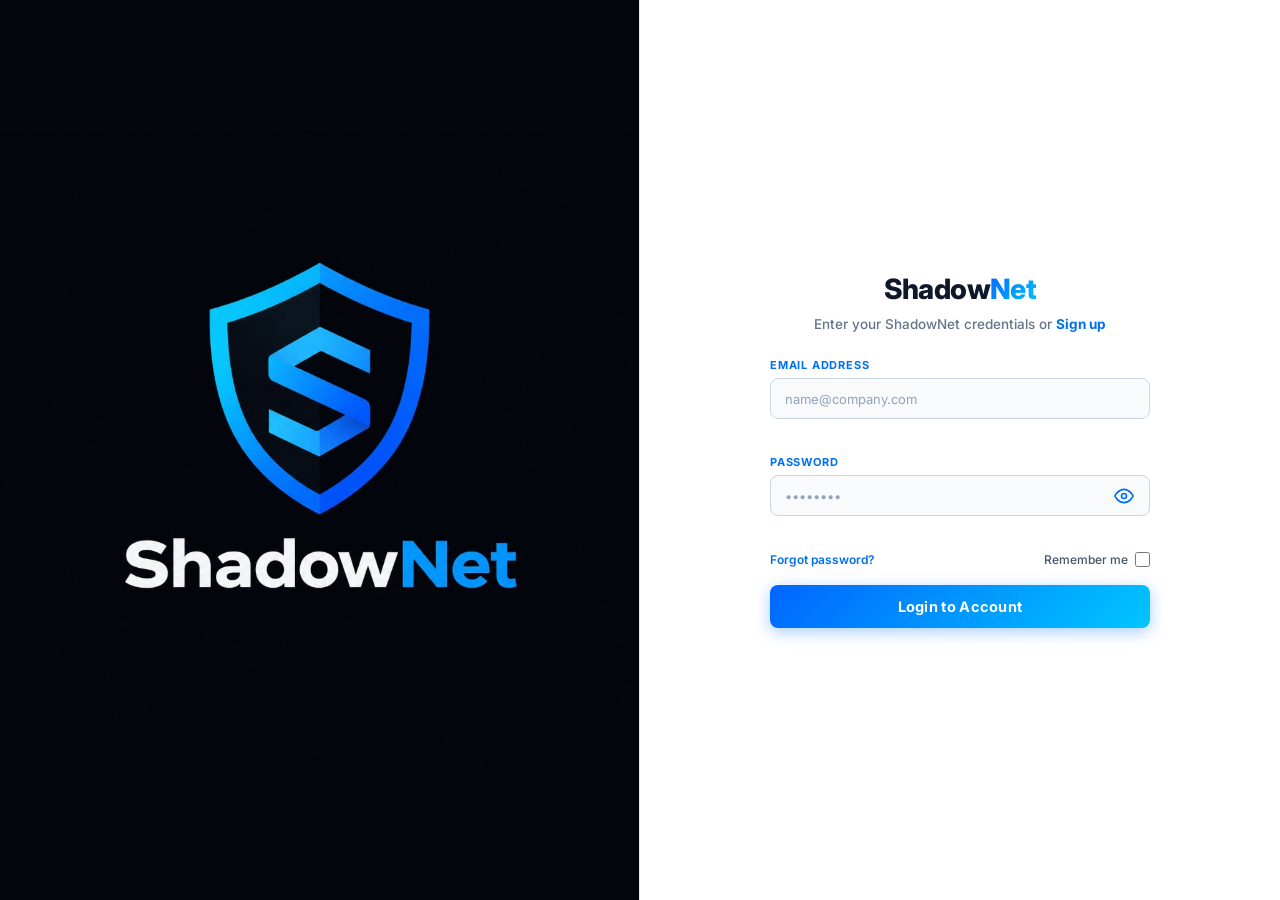
<file: ShadowNet-Client/index.html>
<!DOCTYPE html> <!-- הגדרת סוג המסמך כ-HTML5 תקני -->
<html lang="he"> <!-- הגדרת שפת המסמך לעברית -->
<head> <!-- פתיחת ראש המסמך להגדרות והפניות -->
    <meta charset="UTF-8"> <!-- קידוד תווים UTF-8 לתמיכה מלאה בעברית -->
    <meta http-equiv="refresh" content="0; url=login.html?v=shield"> <!-- הפניה אוטומטית ומיידית לדף ההתחברות login.html של ShadowNet -->
    <title>ShadowNet</title> <!-- כותרת העמוד - ShadowNet -->
</head> <!-- סגירת ראש המסמך -->
<body> <!-- פתיחת גוף המסמך -->
    <p>מעביר לדף ההתחברות של ShadowNet... <a href="login.html?v=shield">לחץ כאן אם אינך מועבר אוטומטית</a></p> <!-- הודעת מעבר וקישור גיבוי -->
</body> <!-- סגירת גוף המסמך -->
</html> <!-- סגירת מסמך ה-HTML -->
</file>
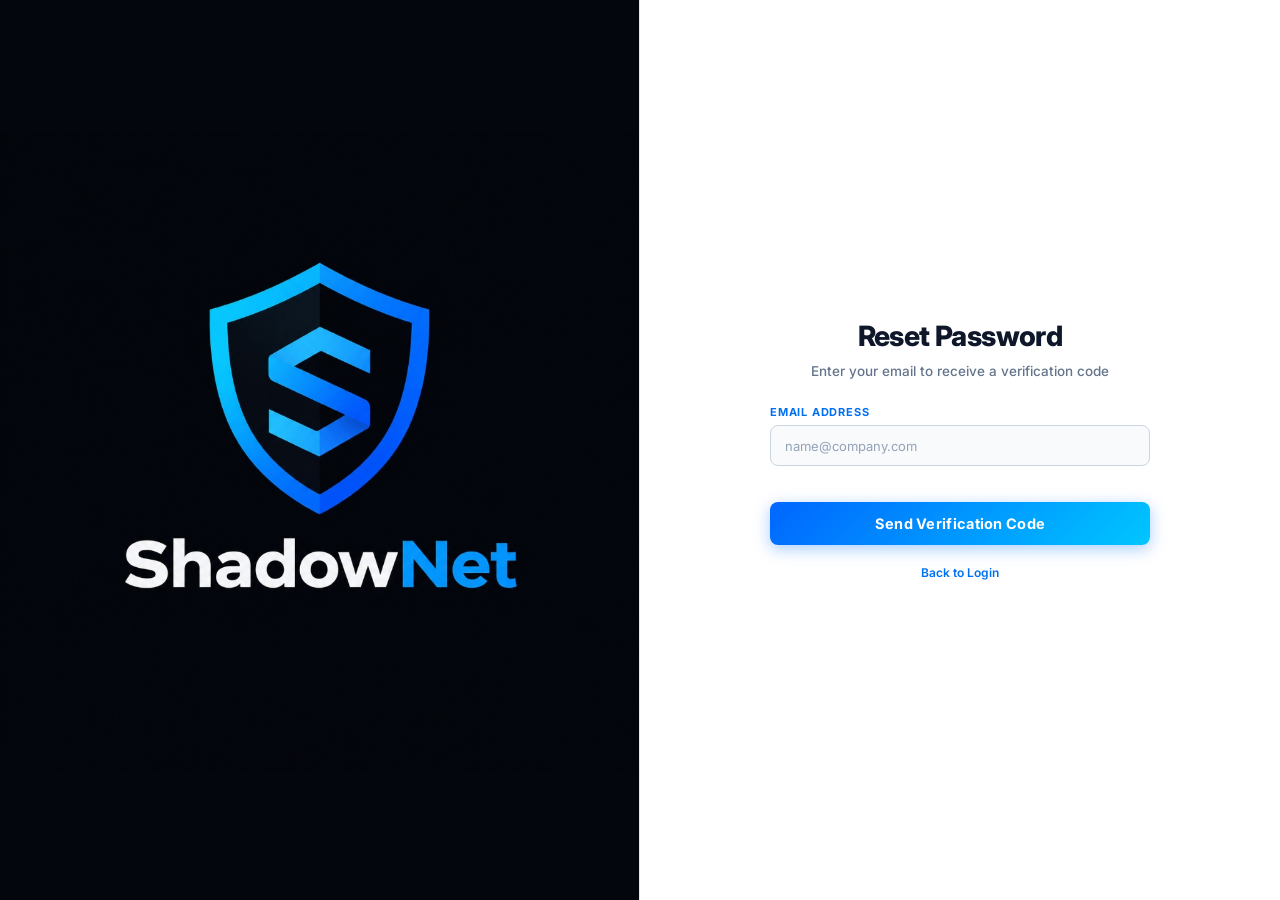
<file: ShadowNet-Client/forgot-password.html>
<!DOCTYPE html>
<html lang="en" dir="ltr">
<head>
    <!-- הגדרות דף בסיסיות -->
    <meta charset="UTF-8">
    <meta name="viewport" content="width=device-width, initial-scale=1.0">
    <title>ShadowNet - Reset Password</title>

    <!-- פונט Inter מבית Google Fonts -->
    <link rel="preconnect" href="https://fonts.googleapis.com">
    <link rel="preconnect" href="https://fonts.gstatic.com" crossorigin>
    <link href="https://fonts.googleapis.com/css2?family=Inter:wght@400;500;600;700;800&display=swap" rel="stylesheet">

    <!-- אייקונים מ-FontAwesome -->
    <link rel="stylesheet" href="https://cdnjs.cloudflare.com/ajax/libs/font-awesome/6.4.0/css/all.min.css">

    <!-- סגנון עיצוב ואייקון -->
    <link rel="icon" type="image/png" href="shadownet-shield-logo.png">
    <link rel="stylesheet" href="style.css?v=14">

    <!-- סקריפט אימות משותף -->
    <script src="validation.js?v=3"></script>
</head>
<body>

    <div class="app-card">

        <!-- חלק שמאלי: מיתוג ולוגו המגן -->
        <div class="brand-side">
            <div class="brand-content">
                <div class="logo-container">
                    <img src="shadownet-shield-logo.png" alt="ShadowNet Logo" class="brand-logo-img">
                </div>
                <p class="app-tagline">CYBER SECURITY &amp; VERIFICATION</p>
            </div>
        </div>

        <!-- חלק ימני: טופס איפוס סיסמה ב-3 שלבים -->
        <div class="login-side">

            <div class="login-header">
                <h2 class="login-title">Reset Password</h2>
                <p class="login-subtitle" id="reset-subtitle">Enter your email to receive a verification code</p>
            </div>

            <!-- הודעת סטטוס (שגיאה או הצלחה) -->
            <div id="status-message" class="status-msg" style="display: none;"></div>

            <!-- שלב 1: הזנת כתובת אימייל ושליחת קוד איפוס -->
            <form id="reset-form-step1" onsubmit="return handleSendResetCode(event)" class="login-form">

                <div class="form-field">
                    <label for="reset-email" class="field-label">Email Address</label>
                    <input type="text" id="reset-email" class="field-input"
                           placeholder="name@company.com"
                           autocomplete="email"
                           oninput="liveValidateResetEmail()"
                           onblur="liveValidateResetEmail(true)">
                    <span class="field-error" id="reset-email-error"></span>
                </div>

                <button type="submit" class="submit-btn" id="send-code-btn">Send Verification Code</button>

                <div class="back-to-login-box">
                    <a href="login.html" class="back-link">Back to Login</a>
                </div>
            </form>

            <!-- שלב 2: הזנת קוד האימות בן 6 ספרות -->
            <form id="reset-form-step2" onsubmit="return handleVerifyResetCode(event)" class="login-form" style="display: none;">

                <div class="otp-box">
                    <p class="otp-desc">
                        A 6-digit code was sent to <strong id="reset-target-email-display" class="otp-email-highlight">user@email.com</strong>
                    </p>

                    <!-- שעון ספירה לאחור של 10 דקות -->
                    <div class="otp-timer-box" id="reset-otp-timer-box">
                        <i class="fa-regular fa-clock"></i> Code expires in: <span id="reset-otp-timer-countdown">10:00</span>
                    </div>

                    <!-- 6 קוביות להזנת הקוד -->
                    <div class="otp-boxes-container" id="reset-otp-boxes" dir="ltr">
                        <input type="text" class="otp-box-digit" maxlength="1" inputmode="numeric" pattern="[0-9]" data-index="0" autocomplete="off">
                        <input type="text" class="otp-box-digit" maxlength="1" inputmode="numeric" pattern="[0-9]" data-index="1" autocomplete="off">
                        <input type="text" class="otp-box-digit" maxlength="1" inputmode="numeric" pattern="[0-9]" data-index="2" autocomplete="off">
                        <input type="text" class="otp-box-digit" maxlength="1" inputmode="numeric" pattern="[0-9]" data-index="3" autocomplete="off">
                        <input type="text" class="otp-box-digit" maxlength="1" inputmode="numeric" pattern="[0-9]" data-index="4" autocomplete="off">
                        <input type="text" class="otp-box-digit" maxlength="1" inputmode="numeric" pattern="[0-9]" data-index="5" autocomplete="off">
                    </div>

                    <!-- פעולות חזרה ושליחה חוזרת -->
                    <div class="otp-actions">
                        <button type="button" class="back-step-btn" onclick="backToResetStep1()">← Change email</button>
                        <button type="button" id="reset-resend-code-btn" class="resend-btn" onclick="resendResetOtpCode()">Resend code</button>
                    </div>
                </div>

                <button type="submit" class="submit-btn" id="reset-otp-submit-btn">Verify Code</button>
            </form>

            <!-- שלב 3: הזנת סיסמה חדשה ואישורה -->
            <form id="reset-form-step3" onsubmit="return handleSetNewPassword(event)" class="login-form" style="display: none;">

                <!-- שדה סיסמה חדשה עם סרגל חוזק -->
                <div class="form-field">
                    <label for="new-password" class="field-label">New Password</label>
                    <div class="password-box">
                        <input type="password" id="new-password" class="field-input"
                               placeholder="••••••••"
                               autocomplete="new-password"
                               oninput="liveValidateNewPassword()"
                               onblur="liveValidateNewPassword(true)">
                        <button type="button" class="eye-btn" id="new-password-eye" onclick="toggleVisibility('new-password', 'new-password-eye', event)" title="Show/Hide password" aria-label="Toggle password visibility">
                            <svg class="eye-svg" viewBox="0 0 24 24" fill="none" stroke="currentColor" stroke-width="2" stroke-linecap="round" stroke-linejoin="round">
                                <path d="M1 12s4-8 11-8 11 8 11 8-4 8-11 8-11-8-11-8z"></path>
                                <circle cx="12" cy="12" r="3"></circle>
                            </svg>
                        </button>
                    </div>
                    <!-- סרגל חוזק -->
                    <div class="pass-strength-wrap" id="pass-strength-wrap" style="display:none;">
                        <div class="pass-strength-bar">
                            <div class="pass-strength-fill" id="pass-strength-fill"></div>
                        </div>
                        <span class="pass-hint" id="pass-hint"></span>
                    </div>
                    <span class="field-error" id="new-password-error"></span>
                </div>

                <!-- שדה אישור סיסמה חדשה -->
                <div class="form-field">
                    <label for="confirm-password" class="field-label">Confirm New Password</label>
                    <div class="password-box">
                        <input type="password" id="confirm-password" class="field-input"
                               placeholder="••••••••"
                               autocomplete="new-password"
                               oninput="liveValidateConfirmPassword()"
                               onblur="liveValidateConfirmPassword(true)">
                        <button type="button" class="eye-btn" id="confirm-password-eye" onclick="toggleVisibility('confirm-password', 'confirm-password-eye', event)" title="Show/Hide password" aria-label="Toggle password visibility">
                            <svg class="eye-svg" viewBox="0 0 24 24" fill="none" stroke="currentColor" stroke-width="2" stroke-linecap="round" stroke-linejoin="round">
                                <path d="M1 12s4-8 11-8 11 8 11 8-4 8-11 8-11-8-11-8z"></path>
                                <circle cx="12" cy="12" r="3"></circle>
                            </svg>
                        </button>
                    </div>
                    <span class="field-error" id="confirm-password-error"></span>
                </div>

                <!-- כפתור שמירת סיסמה חדשה וכניסה -->
                <button type="submit" class="submit-btn" id="reset-submit-btn">Update Password &amp; Login</button>

                <div class="back-to-login-box">
                    <a href="login.html" class="back-link">Back to Login</a>
                </div>
            </form>

        </div>

    </div>

    <!-- לוגיקת JavaScript של דף איפוס הסיסמה -->
    <script>
        // כתובת השרת
        const API_BASE = (window.location.port === '5000') ? window.location.origin : 'http://localhost:5000';

        let pendingResetEmail = ""; // האימייל שעבורו מאפסים
        let verifiedResetCode = ""; // הקוד שאומת

        // הצגת הודעת סטטוס בדף
        function showMessage(text, isError = false) {
            // אלמנט תיבת ההודעה בדף
            const msgEl = document.getElementById("status-message");
            if (msgEl) {
                // שתילת הטקסט של ההודעה
                msgEl.innerText = text;
                // עיצוב בצבע אדום לשגיאה או ירוק להצלחה
                msgEl.className = "status-msg " + (isError ? "status-error" : "status-success");
                // הצגת התיבה על המסך
                msgEl.style.display = "block";
            }
        }

        // בדיקת תקינות אימייל בזמן אמת שלב 1
        function liveValidateResetEmail(force = false) {
            // שדה קלט האימייל
            const el = document.getElementById("reset-email");
            // אלמנט הודעת השגיאה
            const err = document.getElementById("reset-email-error");
            // קריאת הערך ללא רווחים
            const val = el.value.trim();

            // אם השדה ריק
            if (!val) {
                // אכיפת מילוי השדה בעת לחיצה
                if (force) { setFieldError(el, err, "Please enter your email address"); return false; }
                // ניקוי סימון שגיאה
                clearField(el, err); return true;
            }

            // בדיקת מבנה האימייל מול פונקציית האימות
            const check = isValidEmail(val);
            // אם המבנה אינו חוקי מציגים שגיאה
            if (!check.ok) {
                setFieldError(el, err, check.msg);
                return false;
            }
            // סימון ירוק ותקין
            setFieldOk(el, err);
            return true;
        }

        // בדיקת תקינות סיסמה חדשה בזמן אמת שלב 3
        function liveValidateNewPassword(force = false) {
            // שדה הסיסמה החדשה
            const el = document.getElementById("new-password");
            // אלמנט הודעת השגיאה מתחת לשדה
            const err = document.getElementById("new-password-error");
            // מעטפת סרגל חוזק הסיסמה
            const wrap = document.getElementById("pass-strength-wrap");
            // פס המילוי של חוזק הסיסמה
            const fill = document.getElementById("pass-strength-fill");
            // כיתוב רמת חוזק הסיסמה
            const hint = document.getElementById("pass-hint");
            // קריאת הערך שהמשתמש הקליד
            const val = el.value;

            // אם השדה ריק
            if (!val) {
                // הסתרת סרגל החוזק
                wrap.style.display = 'none';
                // אכיפת מילוי השדה
                if (force) { setFieldError(el, err, "Password is required"); return false; }
                // ניקוי שגיאה
                clearField(el, err); return true;
            }

            // בדיקת חוקי חוזק הסיסמה
            const check = validatePasswordRules(val);
            // אם הסיסמה אינה עומדת בדרישות
            if (!check.ok) {
                // הסתרת סרגל החוזק
                wrap.style.display = 'none';
                // הצגת הודעת השגיאה
                setFieldError(el, err, check.msg);
                return false;
            }

            // הצגת סרגל החוזק
            wrap.style.display = 'block';
            // עדכון רוחב פס המילוי לפי הציון
            fill.style.width = (check.score / 5 * 100) + '%';
            // עדכון צבע הסרגל
            fill.style.background = check.strength.color;
            // עדכון תווית החוזק
            hint.innerText = check.strength.label;
            // עדכון צבע התווית
            hint.style.color = check.strength.color;

            // סימון ירוק ותקין
            setFieldOk(el, err);
            // בדיקת התאמת שדה אישור הסיסמה
            liveValidateConfirmPassword();
            return true;
        }

        // בדיקת התאמת אישור סיסמה חדשה (שלב 3)
        function liveValidateConfirmPassword(force = false) {
            const el = document.getElementById("confirm-password");
            const err = document.getElementById("confirm-password-error");
            const passVal = document.getElementById("new-password").value;
            const val = el.value;

            if (!val) {
                if (force) { setFieldError(el, err, "Please confirm your password"); return false; }
                clearField(el, err); return true;
            }
            if (val !== passVal) {
                setFieldError(el, err, "Passwords do not match");
                return false;
            }
            setFieldOk(el, err);
            return true;
        }

        // שלב 1: שליחת קוד אימות לאיפוס סיסמה
        async function handleSendResetCode(event) {
            event.preventDefault();

            if (!liveValidateResetEmail(true)) {
                return false;
            }

            const email = document.getElementById("reset-email").value.trim();
            const btn = document.getElementById("send-code-btn");

            btn.disabled = true;
            btn.innerText = "Sending code...";

            try {
                const response = await fetch(`${API_BASE}/api/auth/reset-send-code`, {
                    method: 'POST',
                    headers: { 'Content-Type': 'application/json' },
                    body: JSON.stringify({ email: email })
                });

                const data = await response.json();

                if (response.ok && data.success) {
                    pendingResetEmail = email;
                    document.getElementById("reset-target-email-display").innerText = email;
                    document.getElementById("reset-form-step1").style.display = "none";
                    document.getElementById("reset-form-step2").style.display = "block";
                    document.getElementById("reset-subtitle").innerText = "Enter the 6-digit code sent to your email";
                    showMessage("✓ Verification code sent! Check your email inbox.", false);

                    setupResetOtpBoxes("reset-otp-boxes", () => {
                        document.getElementById("reset-otp-submit-btn").focus();
                    });
                    startResetOtpCountdown();
                } else {
                    showMessage("✗ " + (data.message || "Error sending verification code."), true);
                    btn.disabled = false;
                    btn.innerText = "Send Verification Code";
                }
            } catch (err) {
                console.error(err);
                showMessage("✗ Connection error: " + err.message, true);
                btn.disabled = false;
                btn.innerText = "Send Verification Code";
            }

            return false;
        }

        // שלב 2: אימות קוד האיפוס בלבד
        async function handleVerifyResetCode(event) {
            event.preventDefault();

            const code = getResetEnteredOtp("reset-otp-boxes");
            const btn = document.getElementById("reset-otp-submit-btn");

            if (!code || code.length !== 6) {
                showMessage("Please enter all 6 digits.", true);
                return false;
            }

            btn.disabled = true;
            btn.innerText = "Verifying code...";

            try {
                const response = await fetch(`${API_BASE}/api/auth/verify-reset-code`, {
                    method: 'POST',
                    headers: { 'Content-Type': 'application/json' },
                    body: JSON.stringify({ email: pendingResetEmail, code: code })
                });

                const data = await response.json();

                if (response.ok && data.success) {
                    verifiedResetCode = code;
                    if (resetOtpTimerInterval) clearInterval(resetOtpTimerInterval);

                    document.getElementById("reset-form-step2").style.display = "none";
                    document.getElementById("reset-form-step3").style.display = "block";
                    document.getElementById("reset-subtitle").innerText = "Create your new password below";
                    showMessage("✓ Code verified successfully! Now choose your new password.", false);
                    setTimeout(() => document.getElementById("new-password").focus(), 100);
                } else {
                    showMessage("✗ " + (data.message || "Invalid or expired code. Please try again."), true);
                    btn.disabled = false;
                    btn.innerText = "Verify Code";
                }
            } catch (err) {
                console.error(err);
                showMessage("✗ Connection error: " + err.message, true);
                btn.disabled = false;
                btn.innerText = "Verify Code";
            }

            return false;
        }

        // שלב 3: שמירת סיסמה חדשה במסד הנתונים
        async function handleSetNewPassword(event) {
            event.preventDefault();

            const passOk = liveValidateNewPassword(true);
            const confirmOk = liveValidateConfirmPassword(true);
            if (!passOk || !confirmOk) {
                showMessage("Please fix the highlighted errors above.", true);
                return false;
            }

            const pass = document.getElementById("new-password").value;
            const btn = document.getElementById("reset-submit-btn");

            btn.disabled = true;
            btn.innerText = "Updating password...";

            try {
                const response = await fetch(`${API_BASE}/api/auth/reset-password`, {
                    method: 'POST',
                    headers: { 'Content-Type': 'application/json' },
                    body: JSON.stringify({
                        email: pendingResetEmail,
                        code: verifiedResetCode,
                        newPassword: pass
                    })
                });

                const data = await response.json();

                if (response.ok && data.success) {
                    showMessage("✓ Password updated successfully! Redirecting to login...", false);
                    setTimeout(() => {
                        window.location.href = "login.html";
                    }, 1400);
                } else {
                    showMessage("✗ " + (data.message || "Error updating password."), true);
                    btn.disabled = false;
                    btn.innerText = "Update Password & Login";
                }
            } catch (err) {
                console.error(err);
                showMessage("✗ Connection error: " + err.message, true);
                btn.disabled = false;
                btn.innerText = "Update Password & Login";
            }

            return false;
        }

        // ניהול טיימר ספירה לאחור של 10 דקות עבור קוד האיפוס
        let resetOtpTimerSeconds = 600;
        let resetOtpTimerInterval = null;

        function startResetOtpCountdown() {
            if (resetOtpTimerInterval) clearInterval(resetOtpTimerInterval);
            resetOtpTimerSeconds = 600;
            updateResetOtpTimerDisplay();

            const timerBox = document.getElementById("reset-otp-timer-box");
            if (timerBox) timerBox.className = "otp-timer-box";
            setResetOtpInputsDisabled(false);

            resetOtpTimerInterval = setInterval(() => {
                resetOtpTimerSeconds--;
                updateResetOtpTimerDisplay();

                if (resetOtpTimerSeconds <= 60 && resetOtpTimerSeconds > 0 && timerBox) {
                    timerBox.classList.add("timer-warning");
                }

                if (resetOtpTimerSeconds <= 0) {
                    clearInterval(resetOtpTimerInterval);
                    resetOtpTimerInterval = null;
                    if (timerBox) {
                        timerBox.classList.remove("timer-warning");
                        timerBox.classList.add("timer-expired");
                    }
                    setResetOtpInputsDisabled(true);
                    showMessage("⚠️ Verification code expired. Please click 'Resend code'.", true);
                }
            }, 1000);
        }

        function updateResetOtpTimerDisplay() {
            const countdownEl = document.getElementById("reset-otp-timer-countdown");
            if (!countdownEl) return;
            const mins = Math.floor(Math.max(0, resetOtpTimerSeconds) / 60);
            const secs = Math.max(0, resetOtpTimerSeconds) % 60;
            countdownEl.innerText = `${mins.toString().padStart(2, '0')}:${secs.toString().padStart(2, '0')}`;
        }

        function setResetOtpInputsDisabled(disabled) {
            const digits = document.querySelectorAll("#reset-otp-boxes .otp-box-digit");
            digits.forEach(d => d.disabled = disabled);
            const btn = document.getElementById("reset-otp-submit-btn");
            if (btn) btn.disabled = disabled;
        }

        // אתחול 6 קוביות הקוד
        function setupResetOtpBoxes(containerId, onCompleteCallback) {
            const container = document.getElementById(containerId);
            if (!container) return;
            const inputs = container.querySelectorAll(".otp-box-digit");

            inputs.forEach((input, index) => {
                input.value = "";
                input.classList.remove("filled");
                input.disabled = false;

                input.oninput = () => {
                    const val = input.value.replace(/[^0-9]/g, "");
                    input.value = val ? val[val.length - 1] : "";
                    if (input.value) {
                        input.classList.add("filled");
                        if (index < inputs.length - 1) inputs[index + 1].focus();
                    } else {
                        input.classList.remove("filled");
                    }
                    const fullCode = getResetEnteredOtp(containerId);
                    if (fullCode.length === 6 && onCompleteCallback) onCompleteCallback(fullCode);
                };

                input.onkeydown = (e) => {
                    if (e.key === "Backspace") {
                        if (!input.value && index > 0) {
                            inputs[index - 1].value = "";
                            inputs[index - 1].classList.remove("filled");
                            inputs[index - 1].focus();
                        } else {
                            input.value = "";
                            input.classList.remove("filled");
                        }
                    } else if (e.key === "ArrowLeft" && index > 0) {
                        inputs[index - 1].focus();
                    } else if (e.key === "ArrowRight" && index < inputs.length - 1) {
                        inputs[index + 1].focus();
                    }
                };

                input.onpaste = (e) => {
                    e.preventDefault();
                    const pasteData = (e.clipboardData || window.clipboardData).getData("text").replace(/[^0-9]/g, "");
                    if (pasteData) {
                        inputs.forEach((box, idx) => {
                            box.value = idx < pasteData.length ? pasteData[idx] : "";
                            box.classList.toggle("filled", !!box.value);
                        });
                        const nextFocus = Math.min(pasteData.length, inputs.length - 1);
                        inputs[nextFocus].focus();
                        const fullCode = getResetEnteredOtp(containerId);
                        if (fullCode.length === 6 && onCompleteCallback) onCompleteCallback(fullCode);
                    }
                };
            });

            setTimeout(() => inputs[0].focus(), 100);
        }

        function getResetEnteredOtp(containerId) {
            const container = document.getElementById(containerId);
            if (!container) return "";
            let code = "";
            container.querySelectorAll(".otp-box-digit").forEach(inp => code += inp.value);
            return code;
        }

        // חזרה לשלב 1 (הזנת אימייל)
        function backToResetStep1() {
            if (resetOtpTimerInterval) clearInterval(resetOtpTimerInterval);
            document.getElementById("reset-form-step2").style.display = "none";
            document.getElementById("reset-form-step1").style.display = "block";
            document.getElementById("reset-subtitle").innerText = "Enter your email to receive a verification code";
            const btn = document.getElementById("send-code-btn");
            btn.disabled = false;
            btn.innerText = "Send Verification Code";
            const msgEl = document.getElementById("status-message");
            if (msgEl) msgEl.style.display = "none";
        }

        // שליחת קוד חוזרת
        async function resendResetOtpCode() {
            const resendBtn = document.getElementById("reset-resend-code-btn");
            resendBtn.disabled = true;
            resendBtn.innerText = "Sending...";

            try {
                const response = await fetch(`${API_BASE}/api/auth/resend-code`, {
                    method: 'POST',
                    headers: { 'Content-Type': 'application/json' },
                    body: JSON.stringify({ email: pendingResetEmail, purpose: 'reset' })
                });
                const data = await response.json();
                if (response.ok && data.success) {
                    showMessage("✓ A new verification code was sent to your email!", false);
                    startResetOtpCountdown();
                    setupResetOtpBoxes("reset-otp-boxes");
                } else {
                    showMessage("✗ " + (data.message || "Error resending code."), true);
                }
            } catch (err) {
                showMessage("✗ Connection error: " + err.message, true);
            }

            setTimeout(() => {
                resendBtn.disabled = false;
                resendBtn.innerText = "Resend code";
            }, 5000);
        }
    </script>

</body>
</html>
</file>
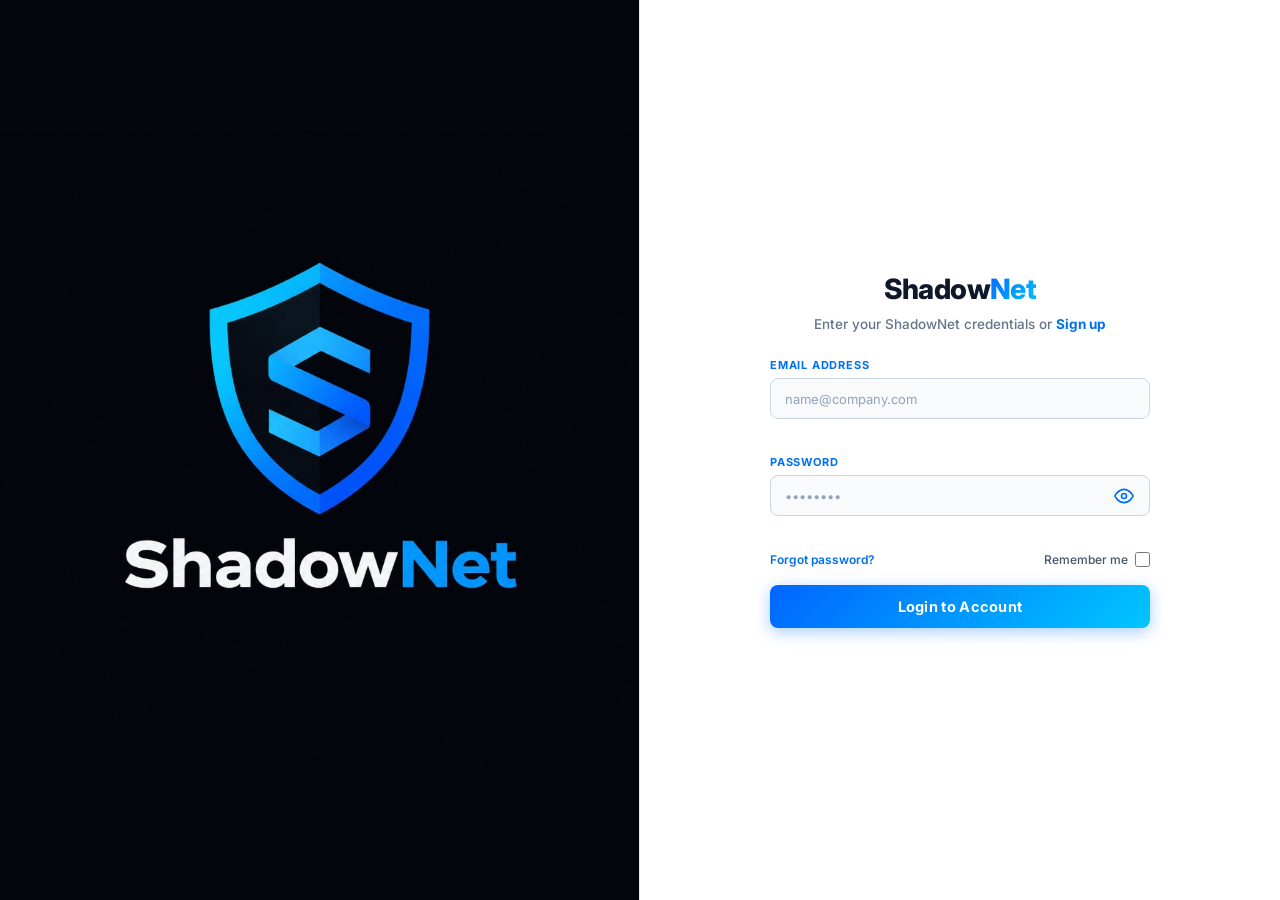
<file: ShadowNet-Client/login.html>
<!DOCTYPE html>
<html lang="en" dir="ltr">
<head>
    <!-- הגדרות דף בסיסיות וקידוד תווים -->
    <meta charset="UTF-8">
    <meta name="viewport" content="width=device-width, initial-scale=1.0">
    <title>ShadowNet - Secure Login</title>
    
    <!-- פונט Inter מבית Google Fonts -->
    <link rel="preconnect" href="https://fonts.googleapis.com">
    <link rel="preconnect" href="https://fonts.gstatic.com" crossorigin>
    <link href="https://fonts.googleapis.com/css2?family=Inter:wght@400;500;600;700;800&display=swap" rel="stylesheet">

    <!-- ספריית אייקונים FontAwesome -->
    <link rel="stylesheet" href="https://cdnjs.cloudflare.com/ajax/libs/font-awesome/6.4.0/css/all.min.css">
    
    <!-- עיצוב ואייקון מגן של ShadowNet -->
    <link rel="icon" type="image/png" href="shadownet-shield-logo.png">
    <link rel="stylesheet" href="style.css?v=14">
    <!-- סקריפט אימות שדות משותף -->
    <script src="validation.js?v=3"></script>
</head>
<body>

    <div class="app-card">

        <!-- חלק שמאלי: מיתוג ולוגו המערכת -->
        <div class="brand-side">
            <div class="brand-content">
                <div class="logo-container">
                    <img src="shadownet-shield-logo.png" alt="ShadowNet Logo" class="brand-logo-img">
                </div>
                <p class="app-tagline">CYBER SECURITY &amp; VERIFICATION</p>
            </div>
        </div>

        <!-- חלק ימני: טופס התחברות -->
        <div class="login-side">
            
            <div class="login-header">
                <h2 class="login-title">Shadow<span class="brand-net">Net</span></h2>
                <p class="login-subtitle">Enter your ShadowNet credentials or <a href="signup.html?v=shield" class="signup-link">Sign up</a></p>
            </div>

            <!-- הודעת סטטוס (שגיאה או הצלחה) -->
            <div id="status-message" class="status-msg" style="display: none;"></div>

            <!-- טופס התחברות ראשי (שלב 1) -->
            <form id="login-form-step1" onsubmit="return handleInitialLogin(event);" class="login-form">
                
                <!-- שדה אימייל -->
                <div class="form-field">
                    <label for="user-email" class="field-label">Email Address</label>
                    <input type="text" id="user-email" class="field-input"
                           placeholder="name@company.com"
                           autocomplete="email"
                           oninput="liveValidateLoginEmail()"
                           onblur="liveValidateLoginEmail(true)">
                    <span class="field-error" id="login-email-error"></span>
                </div>

                <!-- שדה סיסמה עם כפתור עין -->
                <div class="form-field">
                    <label for="user-password" class="field-label">Password</label>
                    <div class="password-box">
                        <input type="password" id="user-password" class="field-input"
                               placeholder="••••••••"
                               autocomplete="current-password"
                               oninput="liveValidateLoginPassword()"
                               onblur="liveValidateLoginPassword(true)">
                        <button type="button" class="eye-btn" id="eye-toggle-btn" onclick="toggleVisibility('user-password', 'eye-toggle-btn', event)" title="Show/Hide Password" aria-label="Toggle password visibility">
                            <svg class="eye-svg" viewBox="0 0 24 24" fill="none" stroke="currentColor" stroke-width="2" stroke-linecap="round" stroke-linejoin="round">
                                <path d="M1 12s4-8 11-8 11 8 11 8-4 8-11 8-11-8-11-8z"></path>
                                <circle cx="12" cy="12" r="3"></circle>
                            </svg>
                        </button>
                    </div>
                    <span class="field-error" id="login-password-error"></span>
                </div>

                <!-- אפשרויות זכור אותי ושכחתי סיסמה -->
                <div class="options-row">
                    <a href="forgot-password.html?v=shield" class="forgot-link">Forgot password?</a>
                    <label class="remember-box">
                        <span class="remember-label">Remember me</span>
                        <input type="checkbox" id="remember-me-checkbox" class="remember-checkbox">
                    </label>
                </div>

                <!-- כפתור כניסה לחשבון -->
                <button type="submit" class="submit-btn" id="login-submit-btn">Login to Account</button>
            </form>

        </div>

    </div>

    <!-- לוגיקת JavaScript של דף ההתחברות -->
    <script>
        // כתובת השרת
        const API_BASE = (window.location.port === '5000') ? window.location.origin : 'http://localhost:5000';

        // הצגת הודעה גלובלית בראש הטופס
        function showMessage(text, isError = false) {
            const msgEl = document.getElementById("status-message"); // אלמנט ההודעה
            if (msgEl) {
                msgEl.innerText = text; // טקסט ההודעה
                msgEl.className = "status-msg " + (isError ? "status-error" : "status-success"); // צבע אדום או ירוק
                msgEl.style.display = "block"; // הצגה
            }
        }

        // בדיקה בעת פתיחת הדף אם הגענו מיד לאחר הרשמה מוצלחת
        window.addEventListener('DOMContentLoaded', () => {
            const params = new URLSearchParams(window.location.search);
            if (params.get('registered') === 'true') {
                const email = params.get('email'); // חילוץ האימייל מהכתובת
                if (email) {
                    document.getElementById('user-email').value = email; // שתילה בשדה
                }
                showMessage("✓ Registration completed successfully! You can now log in.", false);
            }
        });

        // בדיקת תקינות אימייל בזמן אמת
        function liveValidateLoginEmail(force = false) {
            const el = document.getElementById('user-email'); // שדה האימייל
            const err = document.getElementById('login-email-error'); // אלמנט השגיאה
            const val = el.value.trim(); // הערך הנקי

            if (!val) {
                if (force) { setFieldError(el, err, 'Please enter your email address'); return false; }
                clearField(el, err);
                return true;
            }

            const check = isValidEmail(val); // בדיקה מול פונקציית האימות
            if (!check.ok) {
                setFieldError(el, err, check.msg); // הצגת השגיאה
                return false;
            }
            setFieldOk(el, err); // סימון כתקין
            return true;
        }

        // בדיקת תקינות סיסמה בזמן אמת
        function liveValidateLoginPassword(force = false) {
            const el = document.getElementById('user-password'); // שדה הסיסמה
            const err = document.getElementById('login-password-error'); // אלמנט השגיאה
            const val = el.value;

            if (!val) {
                if (force) { setFieldError(el, err, 'Please enter your password'); return false; }
                clearField(el, err);
                return true;
            }
            if (val.length < 6) {
                setFieldError(el, err, 'Password must be at least 6 characters'); // מינימום 6 תווים
                return false;
            }
            setFieldOk(el, err); // סימון כתקין
            return true;
        }

        // שליחת טופס ההתחברות לשרת
        async function handleInitialLogin(event) {
            event.preventDefault(); // מניעת רענון הדף

            // בדיקת שני השדות
            const emailOk = liveValidateLoginEmail(true);
            const passOk = liveValidateLoginPassword(true);
            if (!emailOk || !passOk) {
                showMessage("Please fix the highlighted errors above.", true);
                return false;
            }

            const email = document.getElementById("user-email").value.trim(); // קריאת האימייל
            const password = document.getElementById("user-password").value; // קריאת הסיסמה
            const btn = document.getElementById("login-submit-btn"); // כפתור הכניסה

            btn.disabled = true; // נטרול כפתור
            btn.innerText = "Signing in..."; // שינוי טקסט

            try {
                // שליחת בקשה לשרת
                const response = await fetch(`${API_BASE}/api/auth/login`, {
                    method: 'POST',
                    headers: { 'Content-Type': 'application/json' },
                    body: JSON.stringify({ email: email, password: password })
                });

                const data = await response.json(); // פענוח תשובה

                if (response.ok && data.success) {
                    // ניקוי כל הודעות שגיאה מהשדות וסימון ירוק נקי
                    const emailEl = document.getElementById("user-email");
                    const passEl = document.getElementById("user-password");
                    const emailErr = document.getElementById("login-email-error");
                    const passErr = document.getElementById("login-password-error");
                    clearField(emailEl, emailErr);
                    clearField(passEl, passErr);
                    if (emailEl) emailEl.classList.add('input-valid');
                    if (passEl) passEl.classList.add('input-valid');

                    showMessage("✓ " + (data.message || "Logged in successfully to ShadowNet!"), false);

                    // שמירת פרטי המשתמש בסשן
                    sessionStorage.setItem("currentUser", JSON.stringify({
                        email: data.email,
                        userId: data.userId,
                        username: data.username,
                        fullName: data.fullName,
                        sha256: data.sha256
                    }));

                    // בדיקה האם זה מנהל המערכת (28yonatan@gmail.com)
                    const isAdmin = (data.email || '').toLowerCase().trim() === '28yonatan@gmail.com';
                    btn.classList.add('btn-success');
                    btn.innerHTML = '<i class="fa-solid fa-circle-check"></i> Success! Redirecting...';
                    
                    // הפניה לדף המתאים
                    setTimeout(() => {
                        if (isAdmin) {
                            window.location.href = "admin/admin.html"; // מנהל מועבר לאדמין
                        } else {
                            window.location.href = "dashboard.html"; // משתמש רגיל מועבר לאזור אישי
                        }
                    }, 500);
                    return false;
                } else {
                    btn.classList.remove('btn-success');
                    showMessage("✗ " + (data.message || "Invalid email or password"), true);
                    btn.disabled = false;
                    btn.innerText = "Login to Account";
                }
            } catch (err) {
                console.error(err);
                btn.classList.remove('btn-success');
                showMessage("✗ Connection error with ShadowNet server: " + err.message, true);
                btn.disabled = false;
                btn.innerText = "Login to Account";
            }

            return false;
        }
    </script>

</body>
</html>
</file>
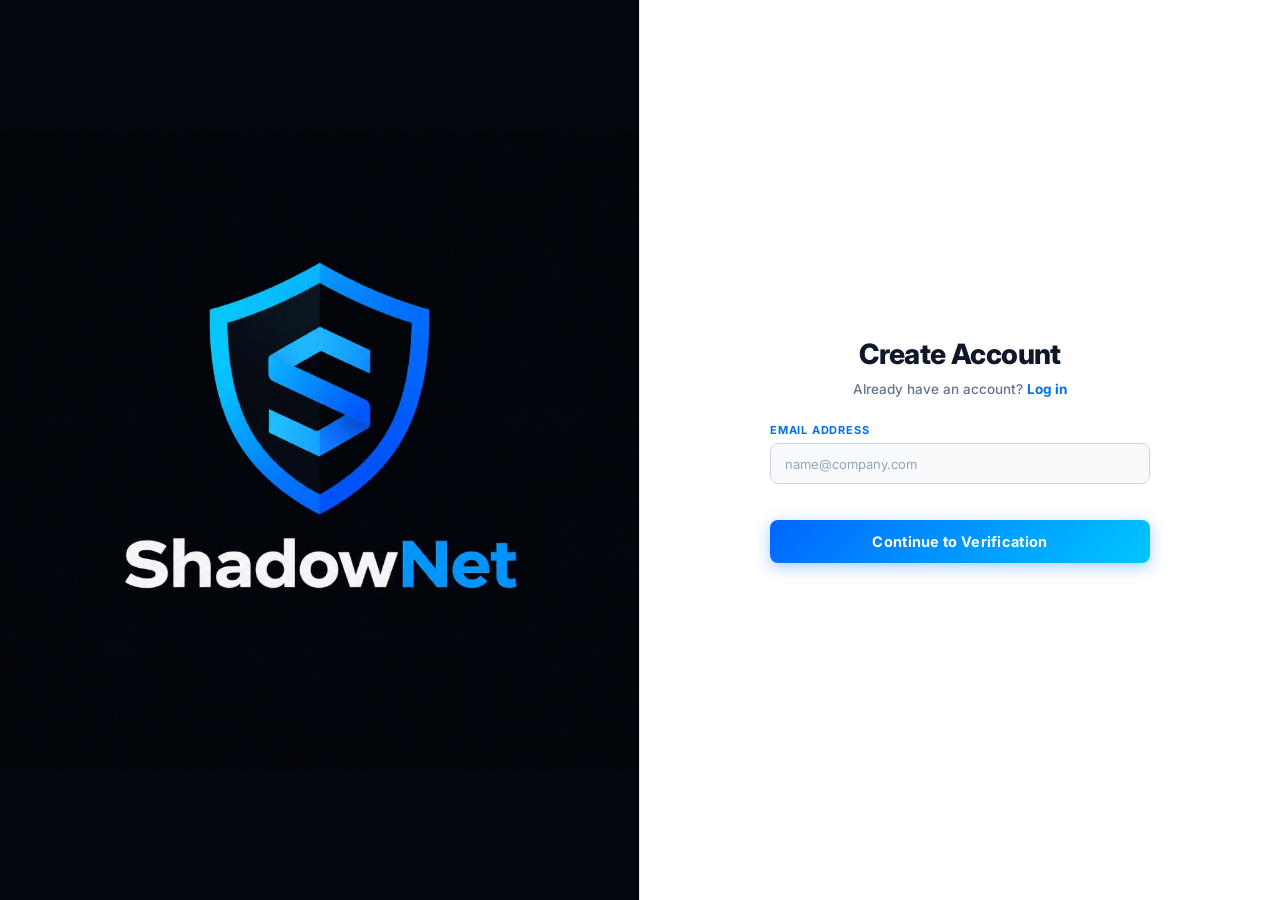
<file: ShadowNet-Client/signup.html>
<!DOCTYPE html>
<html lang="en" dir="ltr">
<head>
    <!-- הגדרות דף בסיסיות -->
    <meta charset="UTF-8">
    <meta name="viewport" content="width=device-width, initial-scale=1.0">
    <title>ShadowNet - Sign Up</title>

    <!-- פונט Inter מבית Google Fonts -->
    <link rel="preconnect" href="https://fonts.googleapis.com">
    <link rel="preconnect" href="https://fonts.gstatic.com" crossorigin>
    <link href="https://fonts.googleapis.com/css2?family=Inter:wght@400;500;600;700;800&display=swap" rel="stylesheet">

    <!-- אייקונים מ-FontAwesome -->
    <link rel="stylesheet" href="https://cdnjs.cloudflare.com/ajax/libs/font-awesome/6.4.0/css/all.min.css">

    <!-- מיתוג וסגנון עיצוב -->
    <link rel="icon" type="image/png" href="shadownet-shield-logo.png">
    <link rel="stylesheet" href="style.css?v=14">

    <!-- סקריפט אימות משותף -->
    <script src="validation.js?v=3"></script>
</head>
<body>

    <div class="app-card">

        <!-- חלק שמאלי: מיתוג ולוגו המגן -->
        <div class="brand-side">
            <div class="brand-content">
                <div class="logo-container">
                    <img src="shadownet-shield-logo.png" alt="ShadowNet Logo" class="brand-logo-img">
                </div>
                <p class="app-tagline">CREATE ACCOUNT &amp; VERIFY</p>
            </div>
        </div>

        <!-- חלק ימני: תהליך הרשמה ב-3 שלבים נקיים -->
        <div class="login-side">

            <div class="login-header">
                <h2 class="login-title">Create Account</h2>
                <p class="login-subtitle">Already have an account? <a href="login.html?v=shield" class="signup-link">Log in</a></p>
            </div>

            <!-- הודעת סטטוס (שגיאה או הצלחה) -->
            <div id="status-message" class="status-msg" style="display: none;"></div>

            <!-- שלב 1: הזנת כתובת אימייל בלבד ושליחת קוד אימות -->
            <form id="signup-form-step1" onsubmit="return handleInitialSignUp(event)" class="login-form">
                <div class="form-field">
                    <label for="signup-email" class="field-label">Email Address</label>
                    <input type="text" id="signup-email" class="field-input"
                           placeholder="name@company.com"
                           autocomplete="email"
                           oninput="liveValidateEmail()"
                           onblur="liveValidateEmail(true)">
                    <span class="field-error" id="email-error"></span>
                </div>
                <button type="submit" class="submit-btn" id="signup-submit-btn">Continue to Verification</button>
            </form>

            <!-- שלב 2: הזנת קוד האימות (OTP בן 6 ספרות) -->
            <form id="signup-form-step2" onsubmit="return handleVerifyRegisterOtp(event)" class="login-form" style="display: none;">
                <div class="otp-box">
                    <div class="otp-title">Email Verification</div>
                    <p class="otp-desc">
                        A 6-digit code was sent to:<br>
                        <span id="reg-target-email-display" class="otp-email-highlight">user@email.com</span>
                    </p>
                    <!-- שעון ספירה לאחור של 10 דקות -->
                    <div class="otp-timer-box" id="reg-otp-timer-box">
                        <i class="fa-regular fa-clock"></i> Code expires in: <span id="reg-otp-timer-countdown">10:00</span>
                    </div>
                    <!-- 6 קוביות להזנת הקוד -->
                    <div class="otp-boxes-container" id="reg-otp-boxes" dir="ltr">
                        <input type="text" class="otp-box-digit" maxlength="1" inputmode="numeric" pattern="[0-9]" data-index="0" autocomplete="off">
                        <input type="text" class="otp-box-digit" maxlength="1" inputmode="numeric" pattern="[0-9]" data-index="1" autocomplete="off">
                        <input type="text" class="otp-box-digit" maxlength="1" inputmode="numeric" pattern="[0-9]" data-index="2" autocomplete="off">
                        <input type="text" class="otp-box-digit" maxlength="1" inputmode="numeric" pattern="[0-9]" data-index="3" autocomplete="off">
                        <input type="text" class="otp-box-digit" maxlength="1" inputmode="numeric" pattern="[0-9]" data-index="4" autocomplete="off">
                        <input type="text" class="otp-box-digit" maxlength="1" inputmode="numeric" pattern="[0-9]" data-index="5" autocomplete="off">
                    </div>
                    <!-- פעולות חזרה ושליחה חוזרת -->
                    <div class="otp-actions">
                        <button type="button" class="back-step-btn" onclick="backToRegStep1()">← Back to email</button>
                        <button type="button" id="reg-resend-code-btn" class="resend-btn" onclick="resendRegisterOtpCode()">Resend Code</button>
                    </div>
                </div>
                <button type="submit" class="submit-btn" id="reg-otp-submit-btn">Verify Code</button>
            </form>

            <!-- שלב 3: מילוי שם מלא, שם משתמש, סיסמה ואישור סיסמה -->
            <form id="signup-form-step3" onsubmit="return handleCompleteRegistration(event)" class="login-form" style="display: none;">

                <!-- שדה שם מלא -->
                <div class="form-field">
                    <label for="full-name" class="field-label">Full Name</label>
                    <input type="text" id="full-name" class="field-input"
                           placeholder="John Doe"
                           autocomplete="name"
                           oninput="liveValidateFullName()"
                           onblur="liveValidateFullName(true)">
                    <span class="field-error" id="fullname-error"></span>
                </div>

                <!-- שדה שם משתמש -->
                <div class="form-field">
                    <label for="username" class="field-label">Username</label>
                    <input type="text" id="username" class="field-input"
                           placeholder="johndoe123"
                           autocomplete="username"
                           oninput="liveValidateUsername()"
                           onblur="liveValidateUsername(true)">
                    <span class="field-error" id="username-error"></span>
                </div>

                <!-- שדה סיסמה עם סרגל חוזק -->
                <div class="form-field">
                    <label for="signup-password" class="field-label">Password</label>
                    <div class="password-box">
                        <input type="password" id="signup-password" class="field-input"
                               placeholder="••••••••"
                               autocomplete="new-password"
                               oninput="liveValidatePassword()"
                               onblur="liveValidatePassword(true)">
                        <button type="button" class="eye-btn" id="signup-pass-eye"
                                onclick="toggleVisibility('signup-password','signup-pass-eye',event)"
                                title="Show/Hide Password" aria-label="Toggle password visibility">
                            <svg class="eye-svg" viewBox="0 0 24 24" fill="none" stroke="currentColor" stroke-width="2" stroke-linecap="round" stroke-linejoin="round">
                                <path d="M1 12s4-8 11-8 11 8 11 8-4 8-11 8-11-8-11-8z"></path>
                                <circle cx="12" cy="12" r="3"></circle>
                            </svg>
                        </button>
                    </div>
                    <!-- סרגל חוזק הסיסמה -->
                    <div class="pass-strength-wrap" id="pass-strength-wrap" style="display:none;">
                        <div class="pass-strength-bar">
                            <div class="pass-strength-fill" id="pass-strength-fill"></div>
                        </div>
                        <span class="pass-hint" id="pass-hint"></span>
                    </div>
                    <span class="field-error" id="password-error"></span>
                </div>

                <!-- שדה אימות סיסמה חוזרת -->
                <div class="form-field">
                    <label for="signup-password-confirm" class="field-label">Confirm Password</label>
                    <div class="password-box">
                        <input type="password" id="signup-password-confirm" class="field-input"
                               placeholder="••••••••"
                               autocomplete="new-password"
                               oninput="liveValidateConfirmPassword()"
                               onblur="liveValidateConfirmPassword(true)">
                        <button type="button" class="eye-btn" id="signup-pass-confirm-eye"
                                onclick="toggleVisibility('signup-password-confirm','signup-pass-confirm-eye',event)"
                                title="Show/Hide Password" aria-label="Toggle password visibility">
                            <svg class="eye-svg" viewBox="0 0 24 24" fill="none" stroke="currentColor" stroke-width="2" stroke-linecap="round" stroke-linejoin="round">
                                <path d="M1 12s4-8 11-8 11 8 11 8-4 8-11 8-11-8-11-8z"></path>
                                <circle cx="12" cy="12" r="3"></circle>
                            </svg>
                        </button>
                    </div>
                    <span class="field-error" id="confirm-password-error"></span>
                </div>

                <!-- כפתור סיום יצירת החשבון -->
                <button type="submit" class="submit-btn" id="reg-complete-btn">Create Account</button>
            </form>

        </div>
    </div>

    <!-- לוגיקת JavaScript של דף ההרשמה -->
    <script>
        // כתובת שרת ה-API
        const API_BASE = (window.location.port === '5000') ? window.location.origin : 'http://localhost:5000';

        let pendingRegEmail = ''; // האימייל שנמצא בתהליך הרשמה
        let pendingRegCode  = ''; // הקוד שאומת בהצלחה

        // הצגת הודעת סטטוס
        function showMessage(text, isError) {
            // אלמנט תיבת ההודעה
            const msgEl = document.getElementById('status-message');
            // שתילת הטקסט של ההודעה
            msgEl.innerText = text;
            // הוספת צבע אדום לשגיאה או ירוק להצלחה
            msgEl.className = 'status-msg ' + (isError ? 'status-error' : 'status-success');
            // הצגת האלמנט על המסך
            msgEl.style.display = 'block';
        }

        // בדיקת תקינות אימייל בזמן אמת שלב 1
        function liveValidateEmail(force = false) {
            // שדה קלט האימייל
            const el  = document.getElementById('signup-email');
            // אלמנט הודעת השגיאה מתחת לשדה
            const err = document.getElementById('email-error');
            // קריאת הערך הנקי ללא רווחים
            const val = el.value.trim();

            // אם השדה ריק
            if (!val) {
                // אם נדרש לבדוק בעת שליחה
                if (force) { setFieldError(el, err, 'Please enter your email address'); return false; }
                // ניקוי סימון שגיאה
                clearField(el, err); return true;
            }
            // בדיקה מול פונקציית האימות הראשית
            const check = isValidEmail(val);
            // אם המבנה אינו חוקי מציגים הודעת שגיאה
            if (!check.ok) { setFieldError(el, err, check.msg); return false; }
            // סימון השדה במסגרת ירוקה
            setFieldOk(el, err); return true;
        }

        // בדיקת תקינות שם מלא בזמן אמת שלב 3
        function liveValidateFullName(force = false) {
            // שדה קלט השם המלא
            const el  = document.getElementById('full-name');
            // אלמנט הודעת השגיאה
            const err = document.getElementById('fullname-error');
            // קריאת הערך הנקי ללא רווחים
            const val = el.value.trim();

            // אם השדה ריק
            if (!val) {
                // דרישת מילוי השדה
                if (force) { setFieldError(el, err, 'Full name is required'); return false; }
                // ניקוי סימון שגיאה
                clearField(el, err); return true;
            }
            // בדיקת אורך מינימלי של 2 אותיות
            if (val.length < 2) { setFieldError(el, err, 'Name must be at least 2 characters'); return false; }
            // סימון השדה כתקין
            setFieldOk(el, err); return true;
        }

        // בדיקת תקינות שם משתמש בזמן אמת שלב 3
        function liveValidateUsername(force = false) {
            // שדה קלט שם המשתמש
            const el  = document.getElementById('username');
            // אלמנט הודעת השגיאה
            const err = document.getElementById('username-error');
            // קריאת הערך הנקי
            const val = el.value.trim();

            // אם השדה ריק
            if (!val) {
                // דרישת מילוי השדה
                if (force) { setFieldError(el, err, 'Username is required'); return false; }
                // ניקוי סימון שגיאה
                clearField(el, err); return true;
            }
            // בדיקת אורך מינימלי של 3 תווים
            if (val.length < 3) { setFieldError(el, err, 'Username must be at least 3 characters'); return false; }
            // בדיקה שהכינוי מכיל אותיות מספרים ומקפים בלבד
            if (!/^[a-zA-Z0-9_.\-]+$/.test(val)) {
                setFieldError(el, err, 'Only letters, numbers, _ and . allowed'); return false;
            }
            // סימון השדה כתקין במסגרת ירוקה
            setFieldOk(el, err); return true;
        }

        // בדיקת תקינות סיסמה ועדכון סרגל חוזק בזמן אמת (שלב 3)
        function liveValidatePassword(force = false) {
            const el   = document.getElementById('signup-password');
            const err  = document.getElementById('password-error');
            const wrap = document.getElementById('pass-strength-wrap');
            const fill = document.getElementById('pass-strength-fill');
            const hint = document.getElementById('pass-hint');
            const val  = el.value;

            if (!val) {
                wrap.style.display = 'none';
                if (force) { setFieldError(el, err, 'Password is required'); return false; }
                clearField(el, err); return true;
            }

            const check = validatePasswordRules(val);
            if (!check.ok) {
                wrap.style.display = 'none';
                setFieldError(el, err, check.msg);
                return false;
            }

            // עדכון סרגל חוזק
            wrap.style.display = 'block';
            fill.style.width      = (check.score / 5 * 100) + '%';
            fill.style.background = check.strength.color;
            hint.innerText        = check.strength.label;
            hint.style.color      = check.strength.color;

            setFieldOk(el, err);
            liveValidateConfirmPassword(); // עדכון שדה האימות אם הוקלד
            return true;
        }

        // בדיקת התאמת אישור סיסמה בזמן אמת (שלב 3)
        function liveValidateConfirmPassword(force = false) {
            const el      = document.getElementById('signup-password-confirm');
            const err     = document.getElementById('confirm-password-error');
            const passVal = document.getElementById('signup-password').value;
            const val     = el.value;

            if (!val) {
                if (force) { setFieldError(el, err, 'Please confirm your password'); return false; }
                clearField(el, err); return true;
            }
            if (val !== passVal) { setFieldError(el, err, 'Passwords do not match'); return false; }
            setFieldOk(el, err); return true;
        }

        // שלב 1: שליחת קוד אימות לאימייל
        async function handleInitialSignUp(event) {
            event.preventDefault();
            if (!liveValidateEmail(true)) return false;

            const email = document.getElementById('signup-email').value.trim();
            const btn   = document.getElementById('signup-submit-btn');
            btn.disabled = true;
            btn.innerText = 'Sending verification code...';

            try {
                const res  = await fetch(`${API_BASE}/api/auth/register-send-code`, {
                    method: 'POST',
                    headers: { 'Content-Type': 'application/json' },
                    body: JSON.stringify({ email })
                });
                const data = await res.json();

                if (res.ok && data.success) {
                    pendingRegEmail = email;
                    document.getElementById('reg-target-email-display').innerText = email;
                    document.getElementById('signup-form-step1').style.display = 'none';
                    document.getElementById('signup-form-step2').style.display = 'block';
                    showMessage('✓ Verification code sent! Please enter the 6 digits.', false);
                    setupRegOtpBoxes('reg-otp-boxes', () => document.getElementById('reg-otp-submit-btn').focus());
                    startRegOtpCountdown();
                } else {
                    showMessage('✗ ' + (data.message || 'Registration error'), true);
                    btn.disabled = false;
                    btn.innerText = 'Continue to Verification';
                }
            } catch (err) {
                showMessage('✗ Server connection error: ' + err.message, true);
                btn.disabled = false;
                btn.innerText = 'Continue to Verification';
            }
            return false;
        }

        // ניהול טיימר ספירה לאחור של 10 דקות עבור קוד האימות
        let regOtpTimerSeconds  = 600;
        let regOtpTimerInterval = null;

        function startRegOtpCountdown() {
            if (regOtpTimerInterval) clearInterval(regOtpTimerInterval);
            regOtpTimerSeconds = 600;
            updateRegOtpTimerDisplay();
            const box = document.getElementById('reg-otp-timer-box');
            if (box) box.className = 'otp-timer-box';
            setRegOtpInputsDisabled(false);

            regOtpTimerInterval = setInterval(() => {
                regOtpTimerSeconds--;
                updateRegOtpTimerDisplay();
                if (regOtpTimerSeconds <= 60 && regOtpTimerSeconds > 0 && box)
                    box.classList.add('timer-warning');
                if (regOtpTimerSeconds <= 0) {
                    clearInterval(regOtpTimerInterval);
                    regOtpTimerInterval = null;
                    if (box) { box.classList.remove('timer-warning'); box.classList.add('timer-expired'); }
                    setRegOtpInputsDisabled(true);
                    showMessage('⚠️ Code expired. Please click "Resend Code".', true);
                }
            }, 1000);
        }

        function updateRegOtpTimerDisplay() {
            const el = document.getElementById('reg-otp-timer-countdown');
            if (!el) return;
            const m = Math.floor(Math.max(0, regOtpTimerSeconds) / 60);
            const s = Math.max(0, regOtpTimerSeconds) % 60;
            el.innerText = `${String(m).padStart(2,'0')}:${String(s).padStart(2,'0')}`;
        }

        function setRegOtpInputsDisabled(disabled) {
            document.querySelectorAll('#reg-otp-boxes .otp-box-digit').forEach(d => d.disabled = disabled);
            const btn = document.getElementById('reg-otp-submit-btn');
            if (btn) btn.disabled = disabled;
        }

        // אתחול 6 קוביות הקוד (מעבר אוטומטי, מחיקה והדבקה)
        function setupRegOtpBoxes(containerId, onComplete) {
            const container = document.getElementById(containerId);
            if (!container) return;
            const inputs = container.querySelectorAll('.otp-box-digit');

            inputs.forEach((inp, i) => {
                inp.value = '';
                inp.classList.remove('filled');
                inp.disabled = false;

                inp.oninput = () => {
                    inp.value = inp.value.replace(/[^0-9]/g, '').slice(-1);
                    inp.classList.toggle('filled', !!inp.value);
                    if (inp.value && i < inputs.length - 1) inputs[i + 1].focus();
                    if (getRegEnteredOtp(containerId).length === 6 && onComplete) onComplete();
                };
                inp.onkeydown = (e) => {
                    if (e.key === 'Backspace') {
                        if (!inp.value && i > 0) { inputs[i-1].value = ''; inputs[i-1].classList.remove('filled'); inputs[i-1].focus(); }
                        else { inp.value = ''; inp.classList.remove('filled'); }
                    } else if (e.key === 'ArrowLeft'  && i > 0)                inputs[i-1].focus();
                      else if (e.key === 'ArrowRight' && i < inputs.length - 1) inputs[i+1].focus();
                };
                inp.onpaste = (e) => {
                    e.preventDefault();
                    const digits = (e.clipboardData || window.clipboardData).getData('text').replace(/[^0-9]/g, '');
                    if (!digits) return;
                    inputs.forEach((box, idx) => {
                        box.value = idx < digits.length ? digits[idx] : '';
                        box.classList.toggle('filled', !!box.value);
                    });
                    inputs[Math.min(digits.length, inputs.length - 1)].focus();
                    if (getRegEnteredOtp(containerId).length === 6 && onComplete) onComplete();
                };
            });
            setTimeout(() => inputs[0].focus(), 100);
        }

        function getRegEnteredOtp(cid) {
            let code = '';
            document.querySelectorAll(`#${cid} .otp-box-digit`).forEach(i => code += i.value);
            return code;
        }

        // שלב 2: אימות קוד ה-OTP
        async function handleVerifyRegisterOtp(event) {
            event.preventDefault();
            const code = getRegEnteredOtp('reg-otp-boxes');
            const btn  = document.getElementById('reg-otp-submit-btn');

            if (code.length !== 6) { showMessage('Please enter all 6 digits', true); return false; }
            if (regOtpTimerSeconds <= 0) { showMessage('⚠️ Code expired. Click "Resend Code".', true); return false; }

            btn.disabled = true;
            btn.innerText = 'Verifying...';

            try {
                const res  = await fetch(`${API_BASE}/api/auth/verify-register-code`, {
                    method: 'POST',
                    headers: { 'Content-Type': 'application/json' },
                    body: JSON.stringify({ email: pendingRegEmail, code })
                });
                const data = await res.json();

                if (res.ok && data.success) {
                    pendingRegCode = code;
                    if (regOtpTimerInterval) clearInterval(regOtpTimerInterval);
                    document.getElementById('signup-form-step2').style.display = 'none';
                    document.getElementById('signup-form-step3').style.display = 'block';
                    showMessage('✓ Email verified! Please fill in your account details.', false);
                    document.getElementById('full-name').focus();
                } else {
                    showMessage('✗ ' + (data.message || 'Incorrect or expired code'), true);
                    btn.disabled = false;
                    btn.innerText = 'Verify Code';
                }
            } catch (err) {
                showMessage('✗ Server error: ' + err.message, true);
                btn.disabled = false;
                btn.innerText = 'Verify Code';
            }
            return false;
        }

        // שלב 3: סיום ההרשמה ושמירת המשתמש
        async function handleCompleteRegistration(event) {
            event.preventDefault();

            const fnOk  = liveValidateFullName(true);
            const unOk  = liveValidateUsername(true);
            const pwOk  = liveValidatePassword(true);
            const cpOk  = liveValidateConfirmPassword(true);
            if (!fnOk || !unOk || !pwOk || !cpOk) {
                showMessage('Please fix the errors highlighted above', true);
                return false;
            }

            const btn = document.getElementById('reg-complete-btn');
            btn.disabled = true;
            btn.innerText = 'Creating account...';

            try {
                const res  = await fetch(`${API_BASE}/api/auth/register-complete`, {
                    method: 'POST',
                    headers: { 'Content-Type': 'application/json' },
                    body: JSON.stringify({
                        email:    pendingRegEmail,
                        code:     pendingRegCode,
                        fullName: document.getElementById('full-name').value.trim(),
                        username: document.getElementById('username').value.trim(),
                        password: document.getElementById('signup-password').value
                    })
                });
                const data = await res.json();

                if (res.ok && data.success) {
                    showMessage('✓ Account created successfully!', false);
                    setTimeout(() => {
                        window.location.href = 'login.html?registered=true&email=' + encodeURIComponent(pendingRegEmail);
                    }, 1200);
                } else {
                    showMessage('✗ ' + (data.message || 'Account creation failed'), true);
                    btn.disabled = false;
                    btn.innerText = 'Create Account';
                }
            } catch (err) {
                showMessage('✗ Server error: ' + err.message, true);
                btn.disabled = false;
                btn.innerText = 'Create Account';
            }
            return false;
        }

        // חזרה לשלב 1 (שינוי אימייל)
        function backToRegStep1() {
            if (regOtpTimerInterval) clearInterval(regOtpTimerInterval);
            document.getElementById('signup-form-step2').style.display = 'none';
            document.getElementById('signup-form-step1').style.display = 'block';
            const btn = document.getElementById('signup-submit-btn');
            btn.disabled = false;
            btn.innerText = 'Continue to Verification';
            document.getElementById('status-message').style.display = 'none';
        }

        // שליחת קוד חוזרת
        async function resendRegisterOtpCode() {
            const btn = document.getElementById('reg-resend-code-btn');
            btn.disabled = true;
            btn.innerText = 'Sending...';
            try {
                const res  = await fetch(`${API_BASE}/api/auth/resend-code`, {
                    method: 'POST',
                    headers: { 'Content-Type': 'application/json' },
                    body: JSON.stringify({ email: pendingRegEmail, purpose: 'register' })
                });
                const data = await res.json();
                if (res.ok && data.success) {
                    showMessage('✓ New verification code sent successfully!', false);
                    setupRegOtpBoxes('reg-otp-boxes');
                    startRegOtpCountdown();
                } else {
                    showMessage('✗ ' + (data.message || 'Failed to resend code'), true);
                }
            } catch (err) {
                showMessage('✗ Connection error: ' + err.message, true);
            }
            setTimeout(() => { btn.disabled = false; btn.innerText = 'Resend Code'; }, 5000);
        }
    </script>

</body>
</html>
</file>
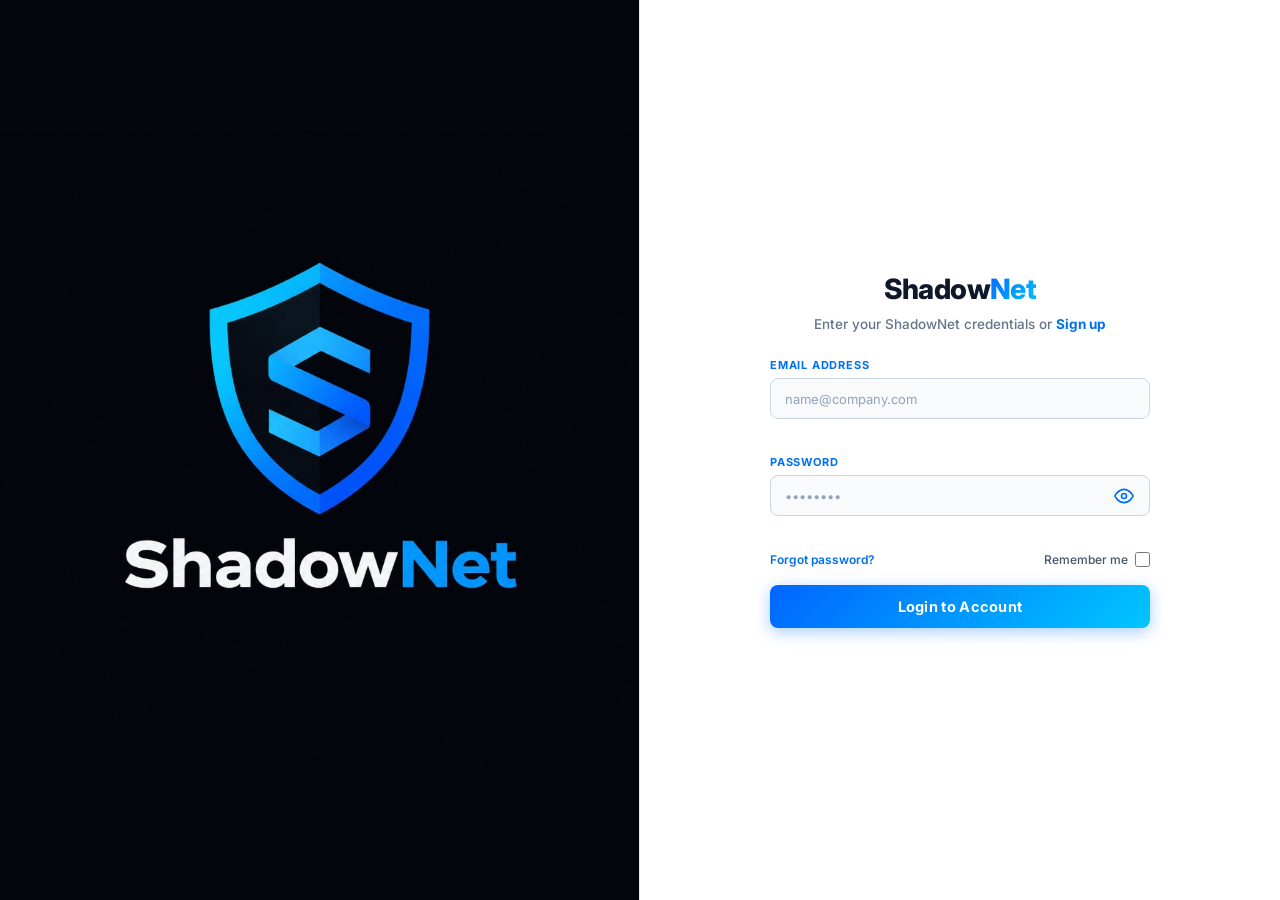
<file: ShadowNet-Client/admin/admin.html>
<!DOCTYPE html> <!-- הגדרת סוג המסמך כ-HTML5 תקני -->
<html lang="he" dir="rtl"> <!-- הגדרת שפת הדף וכיוון כתיבה מימין לשמאל עבור הממשק -->
<head> <!-- ראש הדף שמכיל הגדרות ומשאבים -->
    <meta charset="UTF-8"> <!-- קידוד תווים רחב התומך בעברית ובאנגלית -->
    <meta name="viewport" content="width=device-width, initial-scale=1.0"> <!-- התאמת התצוגה לכל המסכים -->
    <title>ShadowNet - פאנל ניהול מאובטח</title> <!-- כותרת הלשונית בדפדפן - ShadowNet -->

    <!-- פונטים מודרניים מגוגל -->
    <link rel="preconnect" href="https://fonts.googleapis.com">
    <link rel="preconnect" href="https://fonts.gstatic.com" crossorigin>
    <link href="https://fonts.googleapis.com/css2?family=Heebo:wght@400;500;600;700;800;900&family=Plus+Jakarta+Sans:wght@500;600;700;800&display=swap" rel="stylesheet">
    
    <!-- ספריית האייקונים FontAwesome -->
    <link rel="stylesheet" href="https://cdnjs.cloudflare.com/ajax/libs/font-awesome/6.4.0/css/all.min.css">
    
    <!-- אייקון הלשונית של ShadowNet -->
    <link rel="icon" type="image/png" href="../shadownet-shield-logo.png">
    
    <!-- קובץ העיצוב של פאנל הניהול -->
    <link rel="stylesheet" href="admin.css?v=25">
    <script src="admin.js?v=25" defer></script>
</head>
<body>

    <!-- מעטפת הפריסה הראשית: סרגל צד ימני + תוכן ראשי משמאל -->
    <div class="admin-layout">

        <!-- ==============================================
             סרגל ניווט צדדי ימני (Right Sidebar)
             ============================================== -->
        <aside class="admin-sidebar">

            <!-- מיתוג עליון של המערכת -->
            <div class="sidebar-brand">
                <div class="brand-logo-box">
                    <img src="../shadownet-shield-logo.png" alt="ShadowNet Logo" class="brand-logo-img">
                </div>
                <div class="brand-text">
                    <h1 class="brand-title">ShadowNet</h1>
                    <span class="brand-badge">ADMIN CONSOLE</span>
                </div>
            </div>

            <!-- פרופיל מנהל מחובר -->
            <div class="admin-profile-card">
                <div class="profile-avatar" id="adminAvatar">A</div>
                <div class="profile-info">
                    <div class="profile-name" id="adminFullName">מנהל מערכת</div>
                    <div class="profile-email" id="adminEmailDisplay">admin@shadownet.com</div>
                </div>
                <span class="online-indicator" title="מחובר כעת"></span>
            </div>

            <!-- כותרת תפריט ניווט -->
            <div class="sidebar-section-title">ניווט במערכת</div>

            <!-- רשימת קישורי ניווט לבחירת דף -->
            <nav class="sidebar-nav">
                <!-- דף ניהול משתמשים (פעיל כעת) -->
                <button class="nav-item active" onclick="switchView('users')" id="nav-users">
                    <span class="nav-icon"><i class="fa-solid fa-users-gear"></i></span>
                    <span class="nav-label">ניהול משתמשים</span>
                    <span class="nav-pill" id="navUsersCount">0</span>
                </button>

                <!-- דף סטטוס שרת ותקשורת Socket -->
                <button class="nav-item" onclick="switchView('status')" id="nav-status">
                    <span class="nav-icon"><i class="fa-solid fa-network-wired"></i></span>
                    <span class="nav-label">סטטוס שרת (Socket)</span>
                </button>

                <!-- דף לוגים ואבטחה -->
                <button class="nav-item" onclick="switchView('security')" id="nav-security">
                    <span class="nav-icon"><i class="fa-solid fa-shield-halved"></i></span>
                    <span class="nav-label">יומן אבטחה ואימות</span>
                </button>
            </nav>

            <!-- אזור התנתקות תחתון (נעוץ בתחתית סרגל הצד) -->
            <div class="sidebar-footer">
                <button onclick="handleLogout()" class="btn-sidebar-logout" title="התנתק מיד מפאנל הניהול">
                    <i class="fa-solid fa-right-from-bracket"></i>
                    <span>התנתקות מהמערכת</span>
                </button>
            </div>

        </aside>

        <!-- ==============================================
             אזור התוכן הראשי בצד שמאל (Main Content)
             ============================================== -->
        <main class="admin-main">

            <!-- סרגל עליון של אזור התוכן -->
            <header class="top-bar">
                <div class="top-bar-title">
                    <h2 id="currentViewTitle">ברוך הבא yonatan rafailov</h2>
                    <p class="top-bar-sub">פאנל ניהול ShadowNet &bull; ניטור משתמשים, סטטוס אימות נתונים והצפנות PostgreSQL</p>
                </div>

                <div class="top-bar-actions">
                    <button class="btn-action-primary" onclick="fetchUsers()" title="רענן נתונים בזמן אמת">
                        <i class="fa-solid fa-rotate-right" id="refreshIcon"></i>
                        <span>רענן נתונים</span>
                    </button>
                </div>
            </header>

            <!-- כרטיסי סטטיסטיקות מפתח (KPIs) בעיצוב נקי -->
            <section class="stats-row">

                <!-- כרטיס 1: סה"כ משתמשים -->
                <div class="kpi-card">
                    <div class="kpi-icon-box blue">
                        <i class="fa-solid fa-users"></i>
                    </div>
                    <div class="kpi-data">
                        <span class="kpi-label">סה"כ משתמשים</span>
                        <span class="kpi-number" id="totalUsersCount">0</span>
                    </div>
                </div>

                <!-- כרטיס 2: משתמשים מחוברים -->
                <div class="kpi-card">
                    <div class="kpi-icon-box green">
                        <i class="fa-solid fa-circle-check"></i>
                    </div>
                    <div class="kpi-data">
                        <div class="kpi-label-flex">
                            <span class="pulse-live"></span>
                            <span class="kpi-label">משתמשים פעילים</span>
                        </div>
                        <span class="kpi-number" id="onlineUsersCount">0</span>
                    </div>
                </div>

                <!-- כרטיס 3: סטטוס שרת ומסד נתונים -->
                <div class="kpi-card">
                    <div class="kpi-icon-box cyan">
                        <i class="fa-solid fa-database"></i>
                    </div>
                    <div class="kpi-data">
                        <span class="kpi-label">מסד נתונים ShadowNet</span>
                        <span class="kpi-status-text">PostgreSQL מחובר</span>
                    </div>
                </div>

            </section>

            <!-- תצוגה 1: טבלת המשתמשים (ברירת מחדל) -->
            <section class="content-panel" id="view-users-panel">

                <!-- סרגל כלי חיפוש וסינון מעל הטבלה -->
                <div class="table-header-controls">
                    <div class="search-input-group">
                        <i class="fa-solid fa-magnifying-glass search-ico"></i>
                        <input type="text" id="userSearch" placeholder="חיפוש מהיר לפי שם, אימייל, כינוי או מזהה ID...">
                    </div>
                    <div class="table-summary-info">
                        נמצאו <strong id="shownUsersCount">0</strong> משתמשים
                    </div>
                </div>

                <!-- מעטפת הטבלה (כיווניות LTR עבור נתוני אנגלית, אימיילים והאש) -->
                <div class="table-wrapper" dir="ltr">
                    <table class="modern-table">
                        <thead>
                            <tr>
                                <th style="width: 60px;">ID</th>
                                <th>User</th>
                                <th>Email Address</th>
                                <th>Email 2FA</th>
                                <th>Status</th>
                                <th>Password Hash (SHA-256)</th>
                                <th>Registered</th>
                                <th style="text-align: center; width: 90px;">Action</th>
                            </tr>
                        </thead>
                        <tbody id="usersTableBody">
                            <!-- השורות יוזרקו אוטומטית מקוד ה-JavaScript -->
                        </tbody>
                    </table>
                </div>

            </section>

            <!-- תצוגה 2: סטטוס שרת ותקשורת (Socket Infrastructure) -->
            <section class="content-panel" id="view-status-panel" style="display: none;">
                <div class="system-status-container">
                    <div class="status-card-box">
                        <div class="status-box-header">
                            <div class="status-box-title">
                                <i class="fa-solid fa-server"></i>
                                <span>סטטוס שרת ותשתיות תקשורת (System Infrastructure)</span>
                            </div>
                            <span class="live-pill"><span class="pulse-dot"></span> LIVE MONITOR</span>
                        </div>

                        <div class="status-rows-list">
                            <!-- שורה 1: סטטוס שרת Socket -->
                            <div class="status-item-row">
                                <span class="status-item-label">סטטוס שרת (Socket)</span>
                                <span class="status-item-value" id="socketStatusDisplay">
                                    <span class="status-dot-circle green"></span> מחובר ותקין
                                </span>
                            </div>

                            <!-- שורה 2: פרוטוקול תקשורת -->
                            <div class="status-item-row">
                                <span class="status-item-label">פרוטוקול תקשורת</span>
                                <span class="status-item-value font-mono">WebSocket (TCP) / TCP Socket</span>
                            </div>

                            <!-- שורה 3: סוג מסד נתונים -->
                            <div class="status-item-row">
                                <span class="status-item-label">סוג מסד נתונים</span>
                                <span class="status-item-value font-mono">PostgreSQL</span>
                            </div>

                            <!-- שורה 4: מצב מסד נתונים -->
                            <div class="status-item-row">
                                <span class="status-item-label">מצב מסד נתונים</span>
                                <span class="status-item-value" id="dbStatusDisplay">
                                    <span class="status-dot-circle green"></span> מחובר ותקין
                                </span>
                            </div>

                            <!-- שורה 5: פורט האזנה -->
                            <div class="status-item-row">
                                <span class="status-item-label">פורט האזנה</span>
                                <span class="status-item-value font-mono font-bold">5057</span>
                            </div>
                        </div>
                    </div>
                </div>
            </section>

            <!-- תצוגה 3: יומן אבטחה, אימות והגנות ShadowNet -->
            <section class="content-panel" id="view-security-panel" style="display: none;">
                
                <!-- כרטיס מבוא עליון לאבטחה -->
                <div class="security-intro-box">
                    <div class="security-shield-badge">
                        <i class="fa-solid fa-shield-halved"></i>
                        <span>CYBER DEFENSE & AUDIT LOG</span>
                    </div>
                    <h3>יומן אבטחה, שליחת קודי אימות והגנות ShadowNet</h3>
                    <p>כל ניסיונות האימות, איפוס הסיסמאות, שליחת קודי ה-OTP ותקשורת ה-Socket מתועדים ומאומתים בזמן אמת מול שרת ה-SMTP ומסד הנתונים PostgreSQL.</p>
                </div>

                <!-- גריד כרטיסי שירותי אבטחה (SMTP + Hashing) בעיצוב מסודר -->
                <div class="security-cards-grid">
                    
                    <!-- כרטיס 1: שירות שליחת אימיילים ואימות OTP -->
                    <div class="sec-card">
                        <div class="sec-card-header">
                            <div class="sec-card-header-icon blue">
                                <i class="fa-solid fa-envelope-circle-check"></i>
                            </div>
                            <div class="sec-card-header-text">
                                <h4>שירות שליחת אימיילים (SMTP)</h4>
                                <span class="sec-card-sub">אימות משתמשים וקודי OTP חד-פעמיים</span>
                            </div>
                            <span class="sec-badge ok">
                                <span class="status-dot-circle green"></span> שירות פעיל
                            </span>
                        </div>
                        <div class="sec-card-body">
                            <div class="sec-prop-row">
                                <span class="sec-prop-label">שרת שולח:</span>
                                <span class="sec-prop-value" dir="ltr">shadownet.security@gmail.com</span>
                            </div>
                            <div class="sec-prop-row">
                                <span class="sec-prop-label">פרוטוקול אבטחה:</span>
                                <span class="sec-prop-value" dir="ltr">TLS / SSL (Port 587)</span>
                            </div>
                            <div class="sec-prop-row">
                                <span class="sec-prop-label">תוקף קוד אימות:</span>
                                <span class="sec-prop-value">10 דקות (חד-פעמי לכל פעולה)</span>
                            </div>
                            <div class="sec-prop-row">
                                <span class="sec-prop-label">הגנה נגד ספאם:</span>
                                <span class="sec-prop-value">ביטול קודים ישנים אוטומטית</span>
                            </div>
                        </div>
                    </div>

                    <!-- כרטיס 2: מנגנון הצפנת סיסמאות SHA-256 -->
                    <div class="sec-card">
                        <div class="sec-card-header">
                            <div class="sec-card-header-icon cyan">
                                <i class="fa-solid fa-lock"></i>
                            </div>
                            <div class="sec-card-header-text">
                                <h4>מנגנון הצפנת סיסמאות</h4>
                                <span class="sec-card-sub">אבטחת אימות חד-כיוונית ב-PostgreSQL</span>
                            </div>
                            <span class="sec-badge ok">
                                <span class="status-dot-circle green"></span> 100% מוצפן
                            </span>
                        </div>
                        <div class="sec-card-body">
                            <div class="sec-prop-row">
                                <span class="sec-prop-label">אלגוריתם הצפנה:</span>
                                <span class="sec-prop-value font-mono" dir="ltr">SHA-256 Cryptographic Hash</span>
                            </div>
                            <div class="sec-prop-row">
                                <span class="sec-prop-label">רמת הגנה:</span>
                                <span class="sec-prop-value">חד-כיווני (Non-Reversible)</span>
                            </div>
                            <div class="sec-prop-row">
                                <span class="sec-prop-label">מניעת פריצות:</span>
                                <span class="sec-prop-value">חסינות בפני דליפות מאגר נתונים</span>
                            </div>
                            <div class="sec-prop-row">
                                <span class="sec-prop-label">אבטחת שידור:</span>
                                <span class="sec-prop-value">אימות לפני שמירה ב-Database</span>
                            </div>
                        </div>
                    </div>

                </div>

                <!-- כלי אינטראקטיבי: בדיקת הצפנת SHA-256 בזמן אמת (פיצ'ר חדש ועובד) -->
                <div class="crypto-tester-container">
                    <div class="crypto-tester-box">
                        <div class="crypto-tester-header">
                            <div class="crypto-tester-title">
                                <i class="fa-solid fa-fingerprint"></i>
                                <div>
                                    <h4 style="margin:0; font-size: 1.05rem; font-weight:800;">כלי בדיקת הצפנה חי בזמן אמת (Live SHA-256 Tester)</h4>
                                    <span style="font-size: 0.8rem; color: var(--text-secondary); font-weight: 500;">מנוע הצפנה מקומי הפועל בתוך הדפדפן להדגמת פעולת האלגוריתם</span>
                                </div>
                            </div>
                            <span class="crypto-pill"><i class="fa-solid fa-bolt"></i> פיצ'ר אינטראקטיבי</span>
                        </div>
                        <div class="crypto-tester-body">
                            <p class="crypto-tester-desc">הקלד כל סיסמה או טקסט וראה בזמן אמת כיצד מנגנון האבטחה של ShadowNet מייצר את ה-Hash המאובטח:</p>
                            
                            <div class="crypto-input-flex">
                                <div class="crypto-input-wrap">
                                    <i class="fa-solid fa-key"></i>
                                    <input type="text" id="cryptoInput" placeholder="הקלד כאן מחרוזת או סיסמה לבדיקה..." value="Admin#2026" oninput="runLiveCryptoHash()">
                                </div>
                                <button class="btn-action-primary" onclick="generateAndLogAuditTest()">
                                    <i class="fa-solid fa-shield-halved"></i>
                                    <span>רשום אירוע ביומן האבטחה</span>
                                </button>
                            </div>

                            <div class="crypto-result-wrap">
                                <div class="crypto-result-label">
                                    <span>תוצאת ה-Hash המוצפנת (SHA-256 Hex Digest):</span>
                                    <button class="btn-copy-hash" onclick="copyCryptoHash()" title="העתק מחרוזת Hash">
                                        <i class="fa-regular fa-copy" id="copyHashIcon"></i> <span id="copyHashText">העתק Hash</span>
                                    </button>
                                </div>
                                <div class="crypto-hash-display" id="cryptoHashDisplay" dir="ltr">...טוען הצפנה...</div>
                            </div>
                        </div>
                    </div>
                </div>

                <!-- יומן אירועי אבטחה ואימות חי (Live Security Audit Trail Table) -->
                <div class="audit-log-container">
                    <div class="audit-card-box">
                        <div class="audit-box-header">
                            <div class="audit-box-title">
                                <i class="fa-solid fa-list-check"></i>
                                <div>
                                    <h4 style="margin: 0; font-size: 1.05rem; font-weight:800;">יומן אירועי אבטחה ואימות (Live Security Audit Trail)</h4>
                                    <span style="font-size: 0.8rem; color: var(--text-secondary); font-weight: 500;">תיעוד פעולות אימות, בדיקות שרת, בקשות OTP ותקשורת Socket</span>
                                </div>
                            </div>
                            <div class="audit-box-actions">
                                <button class="btn-audit-tool" onclick="runServerSecurityPing()" title="שלח בדיקת פינג לשרת">
                                    <i class="fa-solid fa-satellite-dish"></i>
                                    <span>בדיקת פינג לשרת</span>
                                </button>
                                <button class="btn-audit-tool" onclick="refreshAuditLogs()" title="רענן יומן">
                                    <i class="fa-solid fa-rotate-right"></i>
                                    <span>רענן יומן</span>
                                </button>
                                <button class="btn-audit-tool danger" onclick="clearAuditLogs()" title="נקה יומן אירועים">
                                    <i class="fa-solid fa-trash-can"></i>
                                    <span>נקה יומן</span>
                                </button>
                            </div>
                        </div>

                        <!-- טבלת אירועי האבטחה -->
                        <div class="table-responsive">
                            <table class="data-table">
                                <thead>
                                    <tr>
                                        <th style="width: 160px;">חותמת זמן</th>
                                        <th>סוג אירוע אבטחה</th>
                                        <th>משתמש / יעד</th>
                                        <th>ערוץ / פורט</th>
                                        <th>פרטי אימות</th>
                                        <th style="text-align: center; width: 120px;">סטטוס</th>
                                    </tr>
                                </thead>
                                <tbody id="auditLogsTableBody">
                                    <!-- נבנה דינמית על ידי admin.js -->
                                </tbody>
                            </table>
                        </div>
                    </div>
                </div>

            </section>

        </main>

    </div>

</body>
</html>
</file>
<file: ShadowNet-Client/style.css>
:root {
    /* צבעי המותג המדויקים מלוגו המגן של ShadowNet */
    --logo-blue: #0070f3; /* כחול רויאל חשמלי של המגן */
    --logo-blue-deep: #0056cc; /* כחול עמוק להרחפה */
    --logo-cyan: #00c6ff; /* תכלת / ציאן ניאון בוהק מהלוגו */
    --logo-cyan-glow: #38bdf8; /* תכלת שמיים בוהק */
    --logo-gradient: linear-gradient(135deg, #0066ff 0%, #00c6ff 100%); /* גרדיאנט המגן וה-S */
    --logo-gradient-hover: linear-gradient(135deg, #0052d4 0%, #0099ff 100%);
    --logo-shadow: 0 4px 16px rgba(0, 114, 255, 0.35);
    --logo-shadow-hover: 0 6px 22px rgba(0, 114, 255, 0.5);
}

* { /* איפוס כללי לכל הרכיבים בדף */
    box-sizing: border-box; /* הכללת מסגרות ושוליים בחישוב גודל הרכיב */
    margin: 0; /* איפוס שוליים חיצוניים */
    padding: 0; /* איפוס שוליים פנימיים */
    font-family: 'Inter', -apple-system, BlinkMacSystemFont, sans-serif; /* הגדרת הפונט הראשי */
}

html, body { /* הגדרת ממדי המסך הראשי של הדפדפן */
    width: 100vw; /* רוחב מסך מלא */
    height: 100vh; /* גובה מסך מלא מדויק */
    max-height: 100vh; /* מניעת חריגת גובה */
    overflow: hidden; /* מניעה מוחלטת של פסי גלילה במסך */
    background-color: #ffffff; /* רקע בסיסי */
}

body { /* עיצוב גוף המסמך הראשי */
    display: flex; /* שימוש ב-Flexbox לפריסה אופקית */
    width: 100vw; /* רוחב מלא של החלון */
    height: 100vh; /* גובה מלא של החלון */
    overflow: hidden; /* ביטול גלילה */
}

.app-card { /* מעטפת המערכת הראשית הפרוסה על כל המסך (חלוקה שווה: 50% תמונה, 50% לוגין) */
    display: flex; /* הצגת שני החצאים זה לצד זה */
    width: 100vw; /* פריסה על 100% מרוחב החלון */
    height: 100vh; /* פריסה על 100% מגובה החלון */
    border-radius: 0; /* ללא פינות מעוגלות */
    box-shadow: none; /* ללא צל חיצוני */
    border: none; /* ללא מסגרות */
    overflow: hidden; /* מניעת גלילה */
}

/* ========================================================================= */
/* אזור שמאל - בדיוק 50% מהמסך עם הלוגו החדש (מגן ShadowNet) */
/* ========================================================================= */
.brand-side { /* צד שמאל - תופס בדיוק חצי מסך */
    width: 50vw; /* בדיוק 50% מרוחב המסך לחלוקת חצי-חצי */
    flex: 0 0 50vw; /* קיבוע רוחב של 50% בדיוק ללא כיווץ */
    height: 100vh; /* גובה מסך מלא */
    background-color: #03060d; /* צבע שחור התואם בדיוק את רקע תמונת הלוגו */
    display: flex; /* תצוגת פלקס */
    flex-direction: column; /* סידור אנכי */
    justify-content: center; /* מרכוז אנכי */
    align-items: center; /* מרכוז אופקי */
    position: relative; /* מיקום יחסי עבור שכבות */
    overflow: hidden; /* חיתוך תוכן חורג */
    padding: 0; /* ללא ריווח פנימי */
    border-right: 1px solid #e2e8f0; /* קו הפרדה עדין ונקי בדיוק באמצע המסך */
}

.brand-content { /* מעטפת שקופה שמכסה את כל הצד השמאלי */
    width: 100%; /* רוחב מלא של הצד השמאלי */
    height: 100%; /* גובה מלא של הצד השמאלי */
    display: flex; /* תצוגת פלקס */
    flex-direction: column; /* סידור אנכי */
    justify-content: center; /* מרכוז אנכי */
    align-items: center; /* מרכוז אופקי */
    position: relative; /* מיקום יחסי */
}

.logo-container { /* מיכל הלוגו שממלא את כל הצד השמאלי */
    width: 100%; /* רוחב מלא */
    height: 100%; /* גובה מלא */
    display: flex; /* מרכוז בפלקס */
    justify-content: center; /* מרכוז אופקי */
    align-items: center; /* מרכוז אנכי */
    position: absolute; /* מיקום מוחלט כדי למלא את כל השטח */
    top: 0; /* הצמדה לראש */
    left: 0; /* הצמדה לשמאל */
}

.brand-logo-img { /* תמונת הלוגו החדשה עם המגן של ShadowNet */
    width: 100%; /* רוחב מלא */
    height: 100%; /* גובה מלא */
    object-fit: contain; /* הצגת כל הלוגו בשלמותו במרכז ללא חיתוך */
    object-position: center; /* מרכוז מושלם של התמונה */
    display: block; /* תצוגת בלוק */
}

.app-tagline { /* כיתוב סלוגן בתחתית הלוגו במידת הצורך */
    display: none; /* מוסתר כדי להבטיח מראה נקי וממוקד בלוגו */
}

/* ========================================================================= */
/* אזור ימין - בדיוק 50% מהמסך, רקע לבן עם טופס התחברות צר, אלגנטי ומדויק */
/* ========================================================================= */
.login-side { /* צד ימין - בדיוק 50% מהמסך, רקע לבן נקי */
    width: 50vw; /* בדיוק 50% מרוחב המסך לחלוקת חצי-חצי */
    flex: 0 0 50vw; /* קיבוע רוחב של 50% בדיוק ללא כיווץ */
    height: 100vh; /* גובה מסך מלא */
    background-color: #ffffff; /* רקע לבן נקי כפי שביקשת */
    display: flex; /* סידור בפלקס */
    flex-direction: column; /* סידור אנכי */
    justify-content: center; /* מרכוז מושלם לגובה ללא צורך בגלילה */
    align-items: center; /* מרכוז אופקי של הטופס הצר במרכז החצי הימני */
    padding: 20px 40px; /* ריווח פנימי נעים */
    overflow: hidden; /* מניעה מוחלטת של פסי גלילה */
    position: relative; /* מיקום יחסי */
}

.login-header { /* אזור הכותרת של הטופס - צר וממורכז */
    width: 100%; /* רוחב מלא של המיכל */
    max-width: 380px; /* רוחב צר ואלגנטי לבקשתך */
    text-align: center; /* יישור למרכז */
    margin-bottom: 24px; /* מרווח תחתון עדין */
}

.login-title { /* כותרת ראשית בעיצוב נקי, סמכותי ומודרני ללא תחושת AI גנרית */
    font-size: 28px; /* גודל מאוזן וחד */
    font-weight: 800; /* עובי מודגש ונקי */
    color: #0f172a; /* גוון כהה עמוק, יוקרתי ורציני */
    letter-spacing: -0.6px; /* צפיפות אותיות מודרנית ואיכותית */
    margin-bottom: 8px; /* מרווח תחתון עדין */
}

.brand-net { /* מיתוג סיומת Net בצבעי הלוגו */
    background: var(--logo-gradient);
    -webkit-background-clip: text;
    -webkit-text-fill-color: transparent;
    display: inline-block;
}

.login-subtitle { /* תת כותרת מדויקת עם ניגודיות מעולה */
    font-size: 13.5px; /* גודל טקסט קריא ונעים */
    color: #64748b; /* אפור אלגנטי ומדויק */
    font-weight: 500; /* עובי פונט בינוני */
    line-height: 1.5; /* מרווח שורה נוח */
}

.signup-link { /* קישור מעבר בין הדפים */
    color: var(--logo-blue); /* צבע כחול מותאם בדיוק ללוגו */
    font-weight: 700; /* עובי מודגש */
    text-decoration: none; /* ללא קו תחתון */
    transition: color 0.2s ease; /* מעבר חלק */
}

.signup-link:hover { /* מעבר עכבר על הקישור */
    color: var(--logo-cyan); /* גוון תכלת בהיר יותר */
    text-decoration: underline; /* קו תחתון בריחוף */
}

.login-form { /* טופס ההתחברות וההרשמה - צר ומדויק */
    width: 100%; /* רוחב מלא של המיכל */
    max-width: 380px; /* רוחב צר ואלגנטי כפי שביקשת */
}

.form-field { /* מעטפת שדה קלט */
    width: 100%; /* רוחב מלא */
    text-align: left; /* יישור לשמאל לשדות אנגלית */
    margin-bottom: 15px; /* מרווח תחתון מותאם ללא גלילה */
}

.field-label { /* תווית מעל שדה הקלט - בצבע כחול הלוגו */
    display: block; /* שורה נפרדת */
    font-size: 11px; /* גודל טקסט עדין ומדויק */
    font-weight: 700; /* עובי מודגש */
    color: var(--logo-blue); /* צבע כחול הלוגו */
    margin-bottom: 6px; /* מרווח מהשדה */
    text-transform: uppercase; /* אותיות גדולות באנגלית */
    letter-spacing: 0.8px; /* רווח אותיות יוקרתי */
}

.password-box { /* מעטפת שדה סיסמה עם אייקון עין */
    position: relative; /* מיקום יחסי להצבת העין */
    display: flex; /* סידור אופקי */
    align-items: center; /* מרכוז אנכי */
    width: 100%; /* רוחב מלא */
}

.password-box .field-input { /* שדה סיסמה בתוך המעטפת - מרווח לאייקון העין */
    padding-right: 42px; /* מרווח ימני כדי שהעין לא תכסה את הטקסט */
}

.field-input { /* שדות הזנת המידע - עיצוב נקי וצר על רקע לבן */
    width: 100%; /* רוחב מלא */
    padding: 11px 14px; /* ריווח פנימי נוח */
    background-color: #f8fafc; /* רקע אפור בהיר מאוד על לבן */
    border: 1.5px solid #cbd5e1; /* מסגרת אפורה עדינה */
    border-radius: 8px; /* פינות מעוגלות */

    font-size: 14px; /* גודל פונט הקלדה */
    color: #0f172a; /* צבע טקסט כהה קריא וברור על רקע לבן */
    outline: none; /* הסרת מסגרת דפדפן ברירת מחדל */
    transition: all 0.2s ease; /* אנימציית מעבר חלקה */
}

/* ביטול אייקון העין השחור המובנה של דפדפני Edge ו-Windows */
.field-input::-ms-reveal,
.field-input::-ms-clear {
    display: none !important;
    width: 0 !important;
    height: 0 !important;
}

/* ביטול כפתורי מילוי אוטומטי מובנים */
.field-input::-webkit-contacts-auto-fill-button,
.field-input::-webkit-credentials-auto-fill-button {
    visibility: hidden;
    pointer-events: none;
    position: absolute;
    right: 0;
}

.field-input::placeholder { /* עיצוב טקסט הרמז בתוך השדה */
    color: #94a3b8; /* צבע אפור אלגנטי */
    font-size: 13px; /* גודל טקסט הרמז */
}

.field-input:focus { /* בעת פוקוס והקלדה בשדה */
    border-color: var(--logo-blue); /* מסגרת כחולה בוהקת בצבע הלוגו */
    background-color: #ffffff; /* רקע לבן צח בפוקוס */
    box-shadow: 0 0 0 3px rgba(0, 114, 255, 0.18); /* הילה כחולה עדינה */
}

.eye-btn { /* כפתור הצגה והסתרת סיסמה - כפתור לחיץ נקי ומדויק */
    position: absolute; /* מיקום מוחלט בתוך שדה הסיסמה */
    right: 10px; /* הצמדה לצד ימין של השדה */
    top: 50%; /* מרכוז אנכי מדויק */
    transform: translateY(-50%); /* קיזוז אנכי */
    cursor: pointer; /* סמן לחיצה */
    color: var(--logo-blue); /* צבע כחול הלוגו של ShadowNet */
    padding: 6px; /* שטח לחיצה נוח */
    z-index: 25; /* שכבה עליונה מעל שדה הקלט */
    pointer-events: auto; /* מאפשר לחיצה ישירה */
    background: transparent; /* ללא רקע */
    border: none; /* ללא מסגרת */
    outline: none; /* ללא קו מתאר */
    display: inline-flex; /* תצוגת פלקס */
    align-items: center; /* מרכוז אנכי */
    justify-content: center; /* מרכוז אופקי */
    border-radius: 6px; /* פינות מעוגלות */
    transition: all 0.2s ease; /* מעבר חלק בריחוף */
    user-select: none; /* מניעת בחירת טקסט */
    -webkit-user-select: none; /* תמיכה בדפדפני וובקיט */
}

.eye-btn:hover { /* בריחוף מעל כפתור העין */
    color: var(--logo-cyan); /* כחול הלוגו */
    background-color: rgba(0, 114, 255, 0.08); /* רקע תכלת שקוף עדין */
}

.eye-svg { /* עיצוב אייקון ה-SVG הפנימי של העין */
    width: 20px; /* רוחב האייקון */
    height: 20px; /* גובה האייקון */
    pointer-events: none; /* מניעת חסימת לחיצה על הכפתור */
    stroke: currentColor; /* צבע קו תואם לצבע הכפתור */
}



.options-row { /* שורת אפשרויות זכור אותי ושכחתי סיסמה */
    display: flex; /* סידור אופקי */
    justify-content: space-between; /* פיזור לקצוות */
    align-items: center; /* מרכוז אנכי */
    font-size: 12px; /* גודל טקסט */
    margin-bottom: 18px; /* מרווח תחתון */
    width: 100%; /* רוחב מלא */
}

.forgot-link { /* קישור לשכחתי סיסמה */
    color: var(--logo-blue); /* צבע כחול הלוגו */
    text-decoration: none; /* ללא קו תחתון */
    font-weight: 600; /* עובי מודגש */
    transition: color 0.2s ease; /* מעבר חלק */
}

.forgot-link:hover { /* מעבר עכבר על קישור שכחתי סיסמה */
    color: var(--logo-cyan); /* תכלת בהיר */
    text-decoration: underline; /* קו תחתון */
}

.remember-box { /* תיבת זכור אותי */
    display: flex; /* סידור אופקי */
    align-items: center; /* מרכוז אנכי */
    gap: 7px; /* מרווח בין הצ'קבוקס לטקסט */
    color: #475569; /* צבע אפור כהה קריא על רקע לבן */
    cursor: pointer; /* סמן לחיצה */
}

.remember-label { /* טקסט זכור אותי */
    user-select: none; /* מניעת בחירת טקסט */
    font-size: 12px; /* גודל טקסט */
    font-weight: 500; /* עובי פונט */
}

.remember-checkbox { /* תיבת הסימון */
    cursor: pointer; /* סמן לחיצה */
    accent-color: var(--logo-blue); /* צבע כחול הלוגו */
    width: 15px; /* רוחב */
    height: 15px; /* גובה */
}

.submit-btn { /* כפתור שליחת הטופס הראשי - עיצוב יוקרתי, חד וחלק */
    width: 100%; /* רוחב מלא */
    padding: 13px 20px; /* ריווח פנימי מדויק ונוח */
    background: var(--logo-gradient); /* גרדיאנט כחול-ציאן יוקרתי תואם לוגו */
    color: #ffffff; /* טקסט לבן חד */
    border: none; /* ללא מסגרת כהה */
    border-radius: 8px; /* פינות מודרניות חדות */
    font-size: 14.5px; /* גודל פונט מאוזן */
    font-weight: 700; /* עובי חצי מודגש מקצועי */
    cursor: pointer; /* סמן יד */
    transition: all 0.2s cubic-bezier(0.4, 0, 0.2, 1); /* אנימציה חלקה של תוכנה מקצועית */
    box-shadow: var(--logo-shadow); /* הילת צל תואמת לוגו */
    letter-spacing: 0.3px; /* מרווח אותיות נעים */
}

.submit-btn:hover { /* מעבר עכבר על כפתור השליחה */
    background: var(--logo-gradient-hover); /* גוון עמוק יותר בלחיצה/ריחוף */
    box-shadow: var(--logo-shadow-hover); /* צל מוגבר בריחוף */
    transform: translateY(-1px); /* הרמה מיקרוסקופית */
}

.submit-btn:active { /* בלחיצה */
    transform: translateY(0); /* חזרה למקום */
    background: var(--logo-blue-deep); /* צבע לחיצה */
}

.submit-btn:disabled { /* כפתור מושבת בעת טעינה */
    background: #e2e8f0; /* אפור בהיר */
    border-color: #cbd5e1; /* מסגרת מנוטרלת */
    color: #94a3b8; /* טקסט מנוטרל */
    cursor: not-allowed; /* ללא סמן */
    box-shadow: none; /* ביטול צל */
    transform: none; /* ללא הרמה */
}

/* מצב הצלחה זוהר - כפתור נשאר ירוק ועשיר גם כשהוא מושבת בזמן הניתוב */
.submit-btn.btn-success,
.submit-btn.btn-success:disabled {
    background: linear-gradient(135deg, #10b981 0%, #059669 100%) !important;
    border: none !important;
    color: #ffffff !important;
    box-shadow: 0 4px 16px rgba(16, 185, 129, 0.4) !important;
    cursor: default;
    opacity: 1 !important;
    transform: none !important;
}

/* ========================================================================= */
/* שלב אימות קוד דוא"ל (Email OTP) - מעוצב נקי ואלגנטי כמו דף התחברות רגיל */
/* ========================================================================= */
.otp-box { /* תיבת אימות ה-OTP - עיצוב מודרני, מקצועי וחד */
    background: transparent;
    border: none;
    padding: 0;
    margin-bottom: 22px;
    text-align: center;
    width: 100%;
}

.otp-desc { /* הסבר על קוד האימות */
    font-size: 13.5px;
    color: #475569;
    margin-bottom: 14px;
    line-height: 1.6;
    text-align: center;
}

.otp-email-highlight { /* תגית קוד מעוצבת למייל הנמען */
    font-family: 'JetBrains Mono', Consolas, monospace;
    font-size: 12.5px;
    font-weight: 700;
    color: var(--logo-blue);
    background: rgba(0, 114, 255, 0.08);
    border: 1px solid rgba(0, 198, 255, 0.3);
    padding: 2px 8px;
    border-radius: 5px;
    word-break: break-all;
    display: inline-block;
    margin-top: 2px;
}

.otp-timer-box { /* טיימר ספירה לאחור מעוצב ומאופק */
    display: inline-flex;
    align-items: center;
    justify-content: center;
    gap: 8px;
    font-size: 12.5px;
    font-weight: 600;
    color: var(--logo-blue);
    background: #f8fafc;
    border: 1px solid #e2e8f0;
    padding: 6px 16px;
    border-radius: 999px;
    margin: 6px auto 16px auto;
    direction: ltr;
    box-shadow: 0 1px 2px rgba(0, 0, 0, 0.03);
}

.otp-timer-box i {
    font-size: 13px;
    color: var(--logo-blue);
}

.otp-timer-box #reset-otp-timer-countdown,
.otp-timer-box #otp-timer-countdown {
    font-family: 'JetBrains Mono', Consolas, monospace;
    font-size: 13px;
    font-weight: 700;
    letter-spacing: 0.5px;
}

.otp-timer-box.timer-warning { /* התראה כשרק דקה נשארה */
    color: #d97706;
    background: #fffbeb;
    border-color: #fde68a;
}
.otp-timer-box.timer-warning i {
    color: #d97706;
}

.otp-timer-box.timer-expired { /* פג תוקף */
    color: #dc2626;
    background: #fef2f2;
    border-color: #fecaca;
}
.otp-timer-box.timer-expired i {
    color: #dc2626;
}

.otp-boxes-container { /* קונטיינר 6 קוביות הקוד */
    display: flex;
    justify-content: center;
    align-items: center;
    gap: 10px;
    direction: ltr;
    margin: 18px 0;
    width: 100%;
}

.otp-box-digit { /* קוביית ספרה בודדת - חדה, טקטית ומאובטחת */
    width: 48px;
    height: 56px;
    font-size: 24px;
    font-weight: 700;
    text-align: center;
    font-family: 'JetBrains Mono', Consolas, monospace;
    border: 1.5px solid #cbd5e1;
    border-radius: 8px;
    color: #0f172a;
    background-color: #ffffff;
    outline: none;
    transition: all 0.18s ease;
    box-shadow: 0 1px 3px rgba(15, 23, 42, 0.04);
}

.otp-box-digit:focus { /* פוקוס בקובייה */
    border-color: var(--logo-blue);
    background-color: #ffffff;
    box-shadow: 0 0 0 3px rgba(0, 114, 255, 0.18), 0 2px 4px rgba(0, 114, 255, 0.08);
}

.otp-box-digit.filled { /* קובייה מלאה במספר */
    border-color: var(--logo-blue);
    background-color: rgba(0, 114, 255, 0.06);
    color: var(--logo-blue);
}

.otp-box-digit:disabled {
    background-color: #f8fafc;
    border-color: #e2e8f0;
    color: #94a3b8;
    cursor: not-allowed;
}

.otp-actions { /* כפתורי עזר בתחתית שלב הקוד */
    display: flex;
    justify-content: space-between;
    align-items: center;
    font-size: 12px;
    margin-top: 10px;
    padding: 0 2px;
}

.resend-btn { /* כפתור שליחה חוזרת */
    background: none;
    border: none;
    color: var(--logo-blue);
    font-size: 12px;
    font-weight: 600;
    cursor: pointer;
    transition: color 0.15s ease;
    padding: 4px 6px;
    border-radius: 4px;
}

.resend-btn:hover {
    color: var(--logo-cyan);
    background-color: rgba(0, 114, 255, 0.08);
}

.resend-btn:disabled {
    color: #94a3b8;
    cursor: not-allowed;
    background: none;
}

.back-step-btn { /* כפתור החלפת אימייל */
    background: none;
    border: none;
    color: #64748b;
    font-size: 12px;
    font-weight: 500;
    cursor: pointer;
    transition: all 0.15s ease;
    padding: 4px 6px;
    border-radius: 4px;
}

.back-step-btn:hover {
    color: #0f172a;
    background-color: #f1f5f9;
}

.dev-code-hint { /* תיבת רמז קוד לבדיקות */
    background-color: rgba(0, 114, 255, 0.06); /* רקע תכלת בהיר */
    border: 1px dashed var(--logo-blue); /* מסגרת מקווקוות כחולה */
    border-radius: 8px; /* עיגול פינות */
    padding: 8px 12px; /* ריווח פנימי */
    font-size: 11px; /* גודל טקסט */
    color: var(--logo-blue); /* צבע כחול */
    margin-top: 10px; /* מרווח עליון */
    display: none; /* מוסתר כברירת מחדל */
    direction: rtl; /* עברית */
}

.back-to-login-box { /* קופסת קישור חזרה להתחברות */
    text-align: center; /* מרכוז */
    margin-top: 16px; /* מרווח עליון */
    width: 100%; /* רוחב מלא */
}

.back-link { /* קישור חזרה */
    color: var(--logo-blue); /* צבע כחול הלוגו */
    font-size: 12px; /* גודל פונט */
    font-weight: 600; /* עובי מודגש */
    text-decoration: none; /* ללא קו */
    transition: color 0.2s ease; /* מעבר חלק */
}

.back-link:hover { /* מעבר עכבר */
    color: var(--logo-cyan); /* כחול בהיר */
    text-decoration: underline; /* קו תחתון */
}

/* ========================================================================= */
/* הודעות סטטוס והצלחה/שגיאה על רקע לבן */
/* ========================================================================= */
.status-msg { /* הודעת משוב מעוצבת בסגנון מערכות סייבר מקצועיות */
    width: 100%;
    max-width: 380px;
    margin-bottom: 18px;
    padding: 12px 16px;
    border-radius: 8px;
    font-size: 13px;
    font-weight: 600;
    line-height: 1.5;
    text-align: left;
    direction: ltr;
    unicode-bidi: plaintext;
    word-break: break-word;
    box-shadow: 0 2px 8px rgba(15, 23, 42, 0.05);
    animation: fadeInStatus 0.25s ease-out;
}

@keyframes fadeInStatus {
    from { opacity: 0; transform: translateY(-5px); }
    to { opacity: 1; transform: translateY(0); }
}

.status-error { /* עיצוב הודעת שגיאה מקצועית נקייה */
    background-color: #fef2f2;
    color: #991b1b;
    border: 1px solid #fecaca;
    border-left: 4px solid #ef4444;
}

.status-success { /* עיצוב הודעת הצלחה נקייה ויוקרתית */
    background-color: #f0fdf4;
    color: #166534;
    border: 1px solid #bbf7d0;
    border-left: 4px solid #10b981;
}

/* הודעות שגיאה מתחת לשדות ועיצוב אימות */
.field-error {
    display: block;
    color: #ef4444;
    font-size: 12px;
    margin-top: 5px;
    min-height: 16px;
    font-weight: 500;
    text-align: left;
    direction: ltr;
    transition: all 0.2s ease;
}

.field-input.input-invalid {
    border-color: #ef4444 !important;
    background-color: #fffafb !important;
    box-shadow: 0 0 0 3px rgba(239, 68, 68, 0.12) !important;
}

.field-input.input-valid {
    border-color: #10b981 !important;
    background-color: #fbfdfc !important;
    box-shadow: 0 0 0 3px rgba(16, 185, 129, 0.12) !important;
}

.pass-strength-wrap {
    margin-top: 7px;
    width: 100%;
}

.pass-strength-bar {
    height: 5px;
    border-radius: 4px;
    background: #e2e8f0;
    overflow: hidden;
}

.pass-strength-fill {
    height: 100%;
    border-radius: 4px;
    width: 0%;
    transition: width 0.3s ease, background-color 0.3s ease;
}

.pass-hint {
    display: block;
    font-size: 11px;
    margin-top: 4px;
    font-weight: 600;
    text-align: left;
    direction: ltr;
}

/* ========================================================================= */
/* התאמה רספונסיבית למסכים צרים ומובייל */
/* ========================================================================= */
@media (max-width: 900px) { /* מסכים עד 900 פיקסלים */
    html, body { /* גוף המסמך במובייל */
        height: auto; /* ביטול גובה קבוע */
        overflow-y: auto; /* אפשור גלילה במובייל בלבד */
    }

    .app-card { /* הפיכה לפריסה אנכית במובייל */
        flex-direction: column; /* הצבה בטור */
        height: auto; /* גובה מותאם */
    }

    .brand-side { /* צד המיתוג במובייל */
        width: 100vw; /* רוחב מסך מלא */
        flex: 0 0 auto; /* ביטול קיבוע */
        height: 35vh; /* גובה מותאם */
        border-right: none; /* ביטול קו הפרדה ימני */
        border-bottom: 1px solid #e2e8f0; /* קו הפרדה תחתון */
    }

    .brand-logo-img { /* לוגו מותאם במובייל */
        object-fit: contain; /* התאמה נקייה */
    }

    .login-side { /* צד הטפסים במובייל */
        width: 100vw; /* רוחב מסך מלא */
        flex: 0 0 auto; /* ביטול קיבוע */
        height: auto; /* גובה מותאם */
        padding: 30px 20px 40px 20px; /* ריווח מותאם */
        overflow: visible; /* ללא הגבלת גובה */
    }

    .login-header, .login-form, .status-msg { /* רכיבי הטופס במובייל */
        max-width: 100%; /* רוחב מלא במסך קטן */
    }
} /* סיום התאמה רספונסיבית */
</file>
<file: ShadowNet-Client/admin/admin.css>
/* ==========================================================================
   ShadowNet Admin Panel - Modern Clean White & Blue Design
   ========================================================================== */

:root {
    --bg-page: #f8fafc; /* רקע עמוד נקי ובהיר */
    --bg-card: #ffffff; /* רקע לבן צח לכרטיסים ולטבלאות */
    --bg-sidebar: #ffffff; /* רקע סרגל צד לבן נקי */
    
    --brand-blue: #0284c7; /* כחול המותג של ShadowNet */
    --brand-blue-hover: #0369a1; /* כחול כהה יותר בהרחפה */
    --brand-cyan: #0ea5e9; /* תכלת המותג */
    --brand-gradient: linear-gradient(135deg, #0284c7 0%, #0ea5e9 100%);
    
    --text-primary: #0f172a; /* צבע טקסט ראשי כהה וברור */
    --text-secondary: #64748b; /* אפור משני אלגנטי */
    --text-muted: #94a3b8; /* אפור עמום */
    
    --border-light: #e2e8f0; /* מסגרת בהירה עדינה */
    --border-subtle: #f1f5f9;
    
    --success-green: #10b981;
    --success-bg: #ecfdf5;
    --danger-red: #ef4444;
    --danger-bg: #fef2f2;
    --warning-orange: #f59e0b;
    --warning-bg: #fffbeb;

    --shadow-sm: 0 1px 2px rgba(0, 0, 0, 0.04);
    --shadow-card: 0 4px 16px rgba(15, 23, 42, 0.04), 0 1px 3px rgba(15, 23, 42, 0.02);
    --shadow-hover: 0 10px 25px rgba(2, 132, 199, 0.08);

    --font-hebrew: 'Heebo', -apple-system, BlinkMacSystemFont, sans-serif;
    --font-latin: 'Plus Jakarta Sans', -apple-system, BlinkMacSystemFont, sans-serif;
}

* {
    margin: 0;
    padding: 0;
    box-sizing: border-box;
    font-family: var(--font-hebrew);
}

body {
    background-color: var(--bg-page);
    color: var(--text-primary);
    min-height: 100vh;
    overflow-x: hidden;
}

/* ==========================================================================
   פריסה ראשית: סרגל צדדי בימין + תוכן ראשי בשמאל
   ========================================================================== */
.admin-layout {
    display: flex;
    flex-direction: row; /* ב-RTL: סרגל הצד יוצב בימין והתוכן בשמאל */
    min-height: 100vh;
    width: 100%;
}

/* ==========================================================================
   סרגל צדדי (Right Sidebar)
   ========================================================================== */
.admin-sidebar {
    width: 240px;
    background-color: var(--bg-sidebar);
    border-left: 1px solid var(--border-light); /* קו הפרדה משמאל לסרגל (כי הוא בצד ימין) */
    display: flex;
    flex-direction: column;
    padding: 1.25rem 1rem;
    position: sticky;
    top: 0;
    height: 100vh;
    z-index: 50;
    box-shadow: 2px 0 12px rgba(0, 0, 0, 0.02);
    flex-shrink: 0;
}

/* מיתוג עליון */
.sidebar-brand {
    display: flex;
    align-items: center;
    gap: 0.85rem;
    padding-bottom: 1.25rem;
    border-bottom: 1px solid var(--border-light);
    margin-bottom: 1.25rem;
}

.brand-logo-box {
    width: 44px;
    height: 44px;
    background: #03060d;
    border-radius: 12px;
    display: flex;
    align-items: center;
    justify-content: center;
    box-shadow: 0 4px 12px rgba(2, 132, 199, 0.25);
    overflow: hidden;
    flex-shrink: 0;
}

.brand-logo-img {
    width: 100%;
    height: 100%;
    object-fit: contain;
}

.brand-text {
    display: flex;
    flex-direction: column;
}

.brand-title {
    font-size: 1.35rem;
    font-weight: 800;
    font-family: var(--font-latin);
    background: var(--brand-gradient);
    -webkit-background-clip: text;
    -webkit-text-fill-color: transparent;
    letter-spacing: -0.5px;
    line-height: 1.2;
}

.brand-badge {
    font-size: 0.65rem;
    font-weight: 700;
    color: var(--text-secondary);
    letter-spacing: 1.2px;
    font-family: var(--font-latin);
}

/* כרטיס פרופיל מנהל בסרגל */
.admin-profile-card {
    background-color: #f8fafc;
    border: 1px solid var(--border-light);
    border-radius: 12px;
    padding: 0.75rem 0.85rem;
    display: flex;
    align-items: center;
    gap: 0.75rem;
    margin-bottom: 1.5rem;
    position: relative;
}

.profile-avatar {
    width: 38px;
    height: 38px;
    border-radius: 50%;
    background: var(--brand-gradient);
    color: #ffffff;
    display: flex;
    align-items: center;
    justify-content: center;
    font-weight: 700;
    font-size: 0.95rem;
    flex-shrink: 0;
}

.profile-info {
    overflow: hidden;
    flex: 1;
}

.profile-name {
    font-size: 0.85rem;
    font-weight: 700;
    color: var(--text-primary);
    white-space: nowrap;
    overflow: hidden;
    text-overflow: ellipsis;
}

.profile-email {
    font-size: 0.72rem;
    color: var(--text-secondary);
    white-space: nowrap;
    overflow: hidden;
    text-overflow: ellipsis;
    direction: ltr;
    text-align: right;
}

.online-indicator {
    width: 8px;
    height: 8px;
    background-color: var(--success-green);
    border-radius: 50%;
    box-shadow: 0 0 6px var(--success-green);
    flex-shrink: 0;
}

/* כותרת חלק */
.sidebar-section-title {
    font-size: 0.72rem;
    font-weight: 800;
    color: var(--text-muted);
    text-transform: uppercase;
    letter-spacing: 0.8px;
    margin-bottom: 0.65rem;
    padding: 0 0.5rem;
}

/* תפריט הניווט */
.sidebar-nav {
    display: flex;
    flex-direction: column;
    gap: 0.4rem;
    flex: 1;
}

.nav-item {
    display: flex;
    align-items: center;
    gap: 0.85rem;
    padding: 0.75rem 1rem;
    border-radius: 10px;
    background: transparent;
    border: none;
    color: var(--text-secondary);
    font-size: 0.9rem;
    font-weight: 600;
    cursor: pointer;
    text-decoration: none;
    transition: all 0.2s ease;
    width: 100%;
    text-align: right;
}

.nav-item .nav-icon {
    font-size: 1.1rem;
    width: 22px;
    text-align: center;
    color: var(--text-muted);
    transition: color 0.2s ease;
}

.nav-item:hover {
    background-color: #f1f5f9;
    color: var(--brand-blue);
}

.nav-item:hover .nav-icon {
    color: var(--brand-blue);
}

.nav-item.active {
    background-color: #f0f9ff;
    color: var(--brand-blue);
    font-weight: 700;
    border: 1px solid rgba(2, 132, 199, 0.15);
}

.nav-item.active .nav-icon {
    color: var(--brand-blue);
}

.nav-pill {
    margin-right: auto;
    background-color: var(--brand-blue);
    color: #ffffff;
    font-size: 0.72rem;
    font-weight: 700;
    padding: 2px 8px;
    border-radius: 12px;
}

.nav-item.external-link .nav-arrow {
    margin-right: auto;
    font-size: 0.75rem;
    opacity: 0.5;
}

/* כפתור התנתקות בתחתית הסרגל */
.sidebar-footer {
    padding-top: 1rem;
    border-top: 1px solid var(--border-light);
    margin-top: auto;
}

.btn-sidebar-logout {
    width: 100%;
    display: flex;
    align-items: center;
    justify-content: center;
    gap: 0.65rem;
    padding: 0.75rem 1rem;
    background-color: #fef2f2;
    color: var(--danger-red);
    border: 1px solid rgba(239, 68, 68, 0.2);
    border-radius: 10px;
    font-size: 0.9rem;
    font-weight: 700;
    cursor: pointer;
    transition: all 0.2s ease;
}

.btn-sidebar-logout:hover {
    background-color: var(--danger-red);
    color: #ffffff;
    border-color: var(--danger-red);
    box-shadow: 0 4px 12px rgba(239, 68, 68, 0.25);
}

/* ==========================================================================
   אזור התוכן הראשי (Main Content Area)
   ========================================================================== */
.admin-main {
    flex: 1;
    padding: 1.5rem 1.75rem;
    overflow-y: auto;
    background-color: var(--bg-page);
    min-width: 0; /* מניעת מתיחת flexbox */
}

/* סרגל עליון */
.top-bar {
    display: flex;
    justify-content: space-between;
    align-items: center;
    margin-bottom: 1.5rem;
    background-color: var(--bg-card);
    padding: 1rem 1.5rem;
    border-radius: 14px;
    border: 1px solid var(--border-light);
    box-shadow: var(--shadow-sm);
}

.top-bar-title h2 {
    font-size: 1.4rem;
    font-weight: 800;
    color: var(--text-primary);
    margin-bottom: 0.2rem;
}

.top-bar-sub {
    font-size: 0.82rem;
    color: var(--text-secondary);
}

.btn-action-primary {
    display: inline-flex;
    align-items: center;
    gap: 0.5rem;
    background: var(--brand-gradient);
    color: #ffffff;
    border: none;
    padding: 0.55rem 1.1rem;
    border-radius: 8px;
    font-weight: 700;
    font-size: 0.85rem;
    cursor: pointer;
    box-shadow: 0 4px 12px rgba(2, 132, 199, 0.25);
    transition: all 0.2s ease;
}

.btn-action-primary:hover {
    transform: translateY(-1px);
    box-shadow: 0 6px 16px rgba(2, 132, 199, 0.35);
}

/* ==========================================================================
   שורת כרטיסי סטטיסטיקה (KPIs)
   ========================================================================== */
.stats-row {
    display: grid;
    grid-template-columns: repeat(auto-fit, minmax(220px, 1fr));
    gap: 1rem;
    margin-bottom: 1.5rem;
}

.kpi-card {
    background-color: var(--bg-card);
    border: 1px solid var(--border-light);
    border-radius: 12px;
    padding: 1rem 1.25rem;
    display: flex;
    align-items: center;
    gap: 1rem;
    box-shadow: var(--shadow-card);
    transition: all 0.2s ease;
}

.kpi-card:hover {
    transform: translateY(-2px);
    box-shadow: var(--shadow-hover);
    border-color: rgba(2, 132, 199, 0.3);
}

.kpi-icon-box {
    width: 44px;
    height: 44px;
    border-radius: 10px;
    display: flex;
    align-items: center;
    justify-content: center;
    font-size: 1.25rem;
    flex-shrink: 0;
}

.kpi-icon-box.blue {
    background-color: rgba(2, 132, 199, 0.1);
    color: var(--brand-blue);
}

.kpi-icon-box.green {
    background-color: rgba(16, 185, 129, 0.1);
    color: var(--success-green);
}

.kpi-icon-box.cyan {
    background-color: rgba(14, 165, 233, 0.1);
    color: var(--brand-cyan);
}

.kpi-data {
    display: flex;
    flex-direction: column;
    gap: 0.15rem;
}

.kpi-label {
    font-size: 0.78rem;
    color: var(--text-secondary);
    font-weight: 600;
}

.kpi-label-flex {
    display: flex;
    align-items: center;
    gap: 0.35rem;
}

.pulse-live {
    width: 7px;
    height: 7px;
    background-color: var(--success-green);
    border-radius: 50%;
    box-shadow: 0 0 6px var(--success-green);
}

.kpi-number {
    font-size: 1.5rem;
    font-weight: 800;
    font-family: var(--font-latin);
    color: var(--text-primary);
    line-height: 1.1;
}

.kpi-status-text {
    font-size: 0.9rem;
    font-weight: 700;
    color: var(--success-green);
}

/* ==========================================================================
   פאנל תוכן וכרטיס הטבלה
   ========================================================================== */
.content-panel {
    background-color: var(--bg-card);
    border-radius: 14px;
    border: 1px solid var(--border-light);
    box-shadow: var(--shadow-card);
    padding: 1.25rem;
}

/* סרגל כלי חיפוש מעל הטבלה */
.table-header-controls {
    display: flex;
    justify-content: space-between;
    align-items: center;
    margin-bottom: 1rem;
    gap: 1rem;
    flex-wrap: wrap;
}

.search-input-group {
    position: relative;
    display: flex;
    align-items: center;
    flex: 1;
    max-width: 380px;
}

.search-input-group .search-ico {
    position: absolute;
    right: 12px;
    color: var(--text-muted);
    font-size: 0.85rem;
    pointer-events: none;
}

.search-input-group input {
    width: 100%;
    padding: 0.55rem 2.4rem 0.55rem 0.85rem;
    background-color: #f8fafc;
    border: 1.5px solid var(--border-light);
    border-radius: 8px;
    font-size: 0.85rem;
    color: var(--text-primary);
    outline: none;
    transition: all 0.2s ease;
}

.search-input-group input:focus {
    border-color: var(--brand-blue);
    background-color: #ffffff;
    box-shadow: 0 0 0 3px rgba(2, 132, 199, 0.12);
}

.table-summary-info {
    font-size: 0.82rem;
    color: var(--text-secondary);
}

/* מעטפת הטבלה */
.table-wrapper {
    overflow-x: auto;
    border-radius: 10px;
    border: 1px solid var(--border-light);
    width: 100%;
}

.modern-table {
    width: 100%;
    border-collapse: collapse;
    font-family: var(--font-latin);
    text-align: left;
    table-layout: auto;
}

.modern-table thead {
    background-color: #f8fafc;
}

.modern-table th {
    padding: 0.75rem 0.75rem;
    font-size: 0.72rem;
    font-weight: 700;
    color: var(--text-secondary);
    text-transform: uppercase;
    letter-spacing: 0.5px;
    border-bottom: 1px solid var(--border-light);
    white-space: nowrap;
}

.modern-table td {
    padding: 0.75rem 0.75rem;
    font-size: 0.84rem;
    color: var(--text-primary);
    border-bottom: 1px solid var(--border-light);
    vertical-align: middle;
    white-space: nowrap;
}

.modern-table tbody tr {
    transition: background-color 0.15s ease;
}

.modern-table tbody tr:hover {
    background-color: #f0f9ff;
}

/* עמודת פרטי המשתמש */
.user-cell {
    display: flex;
    align-items: center;
    gap: 0.6rem;
}

.avatar-circle {
    width: 32px;
    height: 32px;
    border-radius: 50%;
    background: var(--brand-gradient);
    color: #ffffff;
    display: flex;
    align-items: center;
    justify-content: center;
    font-weight: 700;
    font-size: 0.8rem;
    flex-shrink: 0;
}

.user-info-text {
    display: flex;
    flex-direction: column;
}

.user-full-name {
    font-weight: 700;
    color: var(--text-primary);
    font-family: var(--font-hebrew);
    font-size: 0.85rem;
}

.user-username {
    font-size: 0.75rem;
    color: var(--text-muted);
}

/* תגי סטטוס חיבור */
.status-badge {
    display: inline-flex;
    align-items: center;
    gap: 0.35rem;
    padding: 0.2rem 0.55rem;
    border-radius: 16px;
    font-size: 0.72rem;
    font-weight: 700;
}

.status-badge.online {
    background-color: var(--success-bg);
    color: var(--success-green);
    border: 1px solid #a7f3d0;
}

.status-badge.offline {
    background-color: #f1f5f9;
    color: var(--text-muted);
    border: 1px solid #e2e8f0;
}

.status-dot {
    width: 5px;
    height: 5px;
    border-radius: 50%;
    background-color: currentColor;
}

/* תגי אימות אימייל */
.verified-badge {
    display: inline-flex;
    align-items: center;
    gap: 0.3rem;
    padding: 0.2rem 0.55rem;
    border-radius: 16px;
    font-size: 0.72rem;
    font-weight: 700;
    background-color: var(--success-bg);
    color: #059669;
    border: 1px solid #a7f3d0;
}

.unverified-badge {
    display: inline-flex;
    align-items: center;
    gap: 0.3rem;
    padding: 0.2rem 0.55rem;
    border-radius: 16px;
    font-size: 0.72rem;
    font-weight: 700;
    background-color: var(--warning-bg);
    color: #d97706;
    border: 1px solid #fde68a;
}

/* קוד האש */
.hash-code {
    background-color: #f8fafc;
    border: 1px solid var(--border-light);
    padding: 0.25rem 0.5rem;
    border-radius: 5px;
    font-family: Consolas, monospace;
    font-size: 0.74rem;
    color: var(--brand-blue);
    max-width: 140px;
    display: inline-block;
    white-space: nowrap;
    overflow: hidden;
    text-overflow: ellipsis;
    cursor: pointer;
}

.hash-code:hover {
    max-width: 280px;
}

/* כפתור מחיקת משתמש */
.btn-delete {
    background: transparent;
    color: var(--text-muted);
    border: 1px solid transparent;
    width: 28px;
    height: 28px;
    border-radius: 6px;
    cursor: pointer;
    transition: all 0.2s ease;
    display: inline-flex;
    align-items: center;
    justify-content: center;
    font-size: 0.85rem;
}

.btn-delete:hover {
    background-color: var(--danger-bg);
    color: var(--danger-red);
    border-color: rgba(239, 68, 68, 0.2);
}

/* ==========================================================================
   תצוגת אבטחה ואימות (Security View)
   ========================================================================== */
.security-intro-box {
    text-align: center;
    padding: 2.5rem 1.5rem;
    background: linear-gradient(180deg, #f0f9ff 0%, #ffffff 100%);
    border-radius: 12px;
    border: 1px solid rgba(2, 132, 199, 0.15);
    margin-bottom: 2rem;
}

/* ==========================================================================
   תצוגת יומן אבטחה, אימות ו-Crypto Live
   ========================================================================== */
.security-intro-box {
    background: #ffffff;
    border: 1px solid var(--border-light);
    border-radius: 14px;
    padding: 2rem 1.75rem;
    text-align: center;
    box-shadow: var(--shadow-card);
    margin-bottom: 1.5rem;
    position: relative;
    overflow: hidden;
}

.security-intro-box::before {
    content: '';
    position: absolute;
    top: 0;
    left: 0;
    right: 0;
    height: 4px;
    background: var(--brand-gradient);
}

.security-shield-badge {
    display: inline-flex;
    align-items: center;
    gap: 0.5rem;
    background: rgba(2, 132, 199, 0.08);
    color: var(--brand-blue);
    border: 1px solid rgba(2, 132, 199, 0.2);
    padding: 0.35rem 0.9rem;
    border-radius: 20px;
    font-size: 0.78rem;
    font-weight: 800;
    letter-spacing: 0.5px;
    margin-bottom: 0.85rem;
}

.security-intro-box h3 {
    font-size: 1.35rem;
    font-weight: 800;
    color: var(--text-primary);
    margin-bottom: 0.5rem;
}

.security-intro-box p {
    font-size: 0.95rem;
    color: var(--text-secondary);
    max-width: 720px;
    margin: 0 auto;
    line-height: 1.6;
}

.security-cards-grid {
    display: grid;
    grid-template-columns: repeat(auto-fit, minmax(360px, 1fr));
    gap: 1.25rem;
    margin-bottom: 1.5rem;
}

.sec-card {
    background: #ffffff;
    border: 1px solid var(--border-light);
    border-radius: 14px;
    box-shadow: var(--shadow-card);
    overflow: hidden;
    transition: transform 0.2s ease, box-shadow 0.2s ease;
}

.sec-card:hover {
    box-shadow: var(--shadow-hover);
    border-color: rgba(2, 132, 199, 0.3);
}

.sec-card-header {
    display: flex;
    align-items: center;
    justify-content: space-between;
    gap: 0.85rem;
    padding: 1.15rem 1.35rem;
    background: #f8fafc;
    border-bottom: 1px solid var(--border-light);
}

.sec-card-header-icon {
    width: 42px;
    height: 42px;
    border-radius: 10px;
    display: flex;
    align-items: center;
    justify-content: center;
    font-size: 1.2rem;
    flex-shrink: 0;
}

.sec-card-header-icon.blue {
    background: rgba(2, 132, 199, 0.1);
    color: var(--brand-blue);
}

.sec-card-header-icon.cyan {
    background: rgba(14, 165, 233, 0.1);
    color: var(--brand-cyan);
}

.sec-card-header-text {
    flex: 1;
}

.sec-card-header-text h4 {
    font-size: 1rem;
    font-weight: 800;
    color: var(--text-primary);
    margin: 0;
}

.sec-card-sub {
    font-size: 0.78rem;
    color: var(--text-secondary);
    font-weight: 500;
}

.sec-card-body {
    padding: 0.5rem 0;
}

.sec-prop-row {
    display: flex;
    justify-content: space-between;
    align-items: center;
    padding: 0.75rem 1.35rem;
    border-bottom: 1px solid var(--border-subtle);
    font-size: 0.88rem;
}

.sec-prop-row:last-child {
    border-bottom: none;
}

.sec-prop-label {
    color: var(--text-secondary);
    font-weight: 600;
}

.sec-prop-value {
    color: var(--text-primary);
    font-weight: 700;
}

.sec-badge {
    display: inline-flex;
    align-items: center;
    gap: 0.4rem;
    padding: 0.28rem 0.75rem;
    border-radius: 20px;
    font-size: 0.78rem;
    font-weight: 700;
    white-space: nowrap;
}

.sec-badge.ok {
    background-color: var(--success-bg);
    color: var(--success-green);
    border: 1px solid #a7f3d0;
}

/* כלי בדיקת הצפנה חי בזמן אמת */
.crypto-tester-container {
    margin-bottom: 1.5rem;
}

.crypto-tester-box {
    background: #ffffff;
    border: 1px solid var(--border-light);
    border-radius: 14px;
    box-shadow: var(--shadow-card);
    overflow: hidden;
}

.crypto-tester-header {
    display: flex;
    justify-content: space-between;
    align-items: center;
    padding: 1.15rem 1.5rem;
    background: #f8fafc;
    border-bottom: 1px solid var(--border-light);
}

.crypto-tester-title {
    display: flex;
    align-items: center;
    gap: 0.85rem;
}

.crypto-tester-title i {
    font-size: 1.35rem;
    color: var(--brand-blue);
}

.crypto-pill {
    display: inline-flex;
    align-items: center;
    gap: 0.4rem;
    background: #eff6ff;
    color: var(--brand-blue);
    border: 1px solid #bfdbfe;
    padding: 0.25rem 0.75rem;
    border-radius: 20px;
    font-size: 0.75rem;
    font-weight: 800;
}

.crypto-tester-body {
    padding: 1.5rem;
}

.crypto-tester-desc {
    font-size: 0.9rem;
    color: var(--text-secondary);
    margin-bottom: 1rem;
    line-height: 1.5;
}

.crypto-input-flex {
    display: flex;
    gap: 0.85rem;
    margin-bottom: 1rem;
    flex-wrap: wrap;
}

.crypto-input-wrap {
    flex: 1;
    min-width: 280px;
    position: relative;
    display: flex;
    align-items: center;
}

.crypto-input-wrap i {
    position: absolute;
    right: 1rem;
    color: var(--text-muted);
    font-size: 0.95rem;
}

.crypto-input-wrap input {
    width: 100%;
    padding: 0.65rem 2.5rem 0.65rem 1rem;
    border: 1px solid var(--border-light);
    border-radius: 10px;
    font-size: 0.92rem;
    font-family: var(--font-latin), var(--font-hebrew);
    outline: none;
    transition: all 0.2s ease;
    background: #ffffff;
}

.crypto-input-wrap input:focus {
    border-color: var(--brand-blue);
    box-shadow: 0 0 0 3px rgba(2, 132, 199, 0.12);
}

.crypto-result-wrap {
    background: #0f172a;
    border: 1px solid #1e293b;
    border-radius: 10px;
    padding: 1rem 1.25rem;
}

.crypto-result-label {
    display: flex;
    justify-content: space-between;
    align-items: center;
    margin-bottom: 0.5rem;
    font-size: 0.78rem;
    color: #94a3b8;
    font-weight: 600;
}

.btn-copy-hash {
    background: rgba(255, 255, 255, 0.1);
    border: 1px solid rgba(255, 255, 255, 0.15);
    color: #f1f5f9;
    padding: 0.25rem 0.65rem;
    border-radius: 6px;
    font-size: 0.75rem;
    cursor: pointer;
    display: inline-flex;
    align-items: center;
    gap: 0.35rem;
    transition: all 0.2s ease;
}

.btn-copy-hash:hover {
    background: rgba(255, 255, 255, 0.2);
    color: #ffffff;
}

.crypto-hash-display {
    font-family: 'Courier New', monospace;
    font-size: 0.95rem;
    color: #38bdf8;
    word-break: break-all;
    line-height: 1.5;
    letter-spacing: 0.5px;
    font-weight: 600;
}

/* יומן אבטחה ואימות חי */
.audit-log-container {
    margin-bottom: 2rem;
}

.audit-card-box {
    background: #ffffff;
    border: 1px solid var(--border-light);
    border-radius: 14px;
    box-shadow: var(--shadow-card);
    overflow: hidden;
}

.audit-box-header {
    display: flex;
    justify-content: space-between;
    align-items: center;
    padding: 1.15rem 1.5rem;
    background: #f8fafc;
    border-bottom: 1px solid var(--border-light);
    flex-wrap: wrap;
    gap: 1rem;
}

.audit-box-title {
    display: flex;
    align-items: center;
    gap: 0.85rem;
}

.audit-box-title i {
    font-size: 1.35rem;
    color: var(--brand-blue);
}

.audit-box-actions {
    display: flex;
    align-items: center;
    gap: 0.6rem;
}

.btn-audit-tool {
    display: inline-flex;
    align-items: center;
    gap: 0.4rem;
    background: #ffffff;
    border: 1px solid var(--border-light);
    color: var(--text-primary);
    padding: 0.45rem 0.85rem;
    border-radius: 8px;
    font-size: 0.82rem;
    font-weight: 600;
    cursor: pointer;
    transition: all 0.2s ease;
}

.btn-audit-tool:hover {
    background: #f1f5f9;
    border-color: #cbd5e1;
}

.btn-audit-tool.danger:hover {
    background: #fee2e2;
    border-color: #fca5a5;
    color: var(--danger-red);
}

.audit-event-tag {
    display: inline-flex;
    align-items: center;
    gap: 0.35rem;
    padding: 0.25rem 0.65rem;
    border-radius: 6px;
    font-size: 0.78rem;
    font-weight: 700;
}

.audit-event-tag.blue { background: rgba(2, 132, 199, 0.1); color: var(--brand-blue); }
.audit-event-tag.purple { background: rgba(147, 51, 234, 0.1); color: #9333ea; }
.audit-event-tag.green { background: rgba(16, 185, 129, 0.1); color: var(--success-green); }
.audit-event-tag.cyan { background: rgba(14, 165, 233, 0.1); color: var(--brand-cyan); }
.audit-event-tag.orange { background: rgba(245, 158, 11, 0.1); color: var(--warning-orange); }

/* ==========================================================================
   כרטיס סטטוס שרת ותקשורת (Socket System Status - תואם תמונה)
   ========================================================================== */
.system-status-container {
    max-width: 900px;
    margin: 0 auto;
}

.status-card-box {
    background: #ffffff;
    border: 1px solid var(--border-light);
    border-radius: 14px;
    box-shadow: var(--shadow-card);
    overflow: hidden;
}

.status-box-header {
    display: flex;
    justify-content: space-between;
    align-items: center;
    padding: 1.25rem 1.75rem;
    background: #f8fafc;
    border-bottom: 1px solid var(--border-light);
}

.status-box-title {
    display: flex;
    align-items: center;
    gap: 0.75rem;
    font-size: 1.1rem;
    font-weight: 800;
    color: var(--text-primary);
}

.status-box-title i {
    color: var(--brand-blue);
    font-size: 1.2rem;
}

.live-pill {
    display: inline-flex;
    align-items: center;
    gap: 0.4rem;
    background: #ecfdf5;
    color: #059669;
    border: 1px solid #a7f3d0;
    padding: 0.25rem 0.7rem;
    border-radius: 20px;
    font-size: 0.75rem;
    font-weight: 800;
    letter-spacing: 0.5px;
}

.pulse-dot {
    width: 8px;
    height: 8px;
    background-color: #10b981;
    border-radius: 50%;
    animation: livePulse 2s infinite ease-in-out;
}

@keyframes livePulse {
    0% { transform: scale(0.9); opacity: 0.8; }
    50% { transform: scale(1.3); opacity: 1; }
    100% { transform: scale(0.9); opacity: 0.8; }
}

.status-rows-list {
    padding: 0.5rem 1.75rem;
}

.status-item-row {
    display: flex;
    justify-content: space-between;
    align-items: center;
    padding: 1.25rem 0.5rem;
    border-bottom: 1px solid #f1f5f9;
    transition: background-color 0.15s ease;
}

.status-item-row:last-child {
    border-bottom: none;
}

.status-item-row:hover {
    background-color: #f8fafc;
}

.status-item-label {
    font-size: 1.05rem;
    font-weight: 700;
    color: #475569;
}

.status-item-value {
    font-size: 1.05rem;
    font-weight: 700;
    color: var(--text-primary);
    display: inline-flex;
    align-items: center;
    gap: 0.5rem;
    direction: ltr;
}

.status-item-value.font-mono {
    font-family: 'JetBrains Mono', Consolas, monospace;
    letter-spacing: 0.2px;
}

.status-item-value.font-bold {
    font-weight: 800;
}

.status-dot-circle {
    width: 10px;
    height: 10px;
    border-radius: 50%;
    display: inline-block;
}

.status-dot-circle.green {
    background-color: #10b981;
    box-shadow: 0 0 0 3px rgba(16, 185, 129, 0.2);
}

.status-dot-circle.red {
    background-color: #ef4444;
    box-shadow: 0 0 0 3px rgba(239, 68, 68, 0.2);
}

.status-item-value.text-red {
    color: #dc2626;
}

.status-item-value.text-green {
    color: #16a34a;
}

/* ==========================================================================
   התאמה רספונסיבית (Mobile / Tablet)
   ========================================================================== */
@media (max-width: 960px) {
    .admin-layout {
        flex-direction: column;
    }
    .admin-sidebar {
        width: 100%;
        height: auto;
        position: relative;
        border-left: none;
        border-bottom: 1px solid var(--border-light);
    }
    .admin-main {
        padding: 1.5rem;
    }
}
</file>
